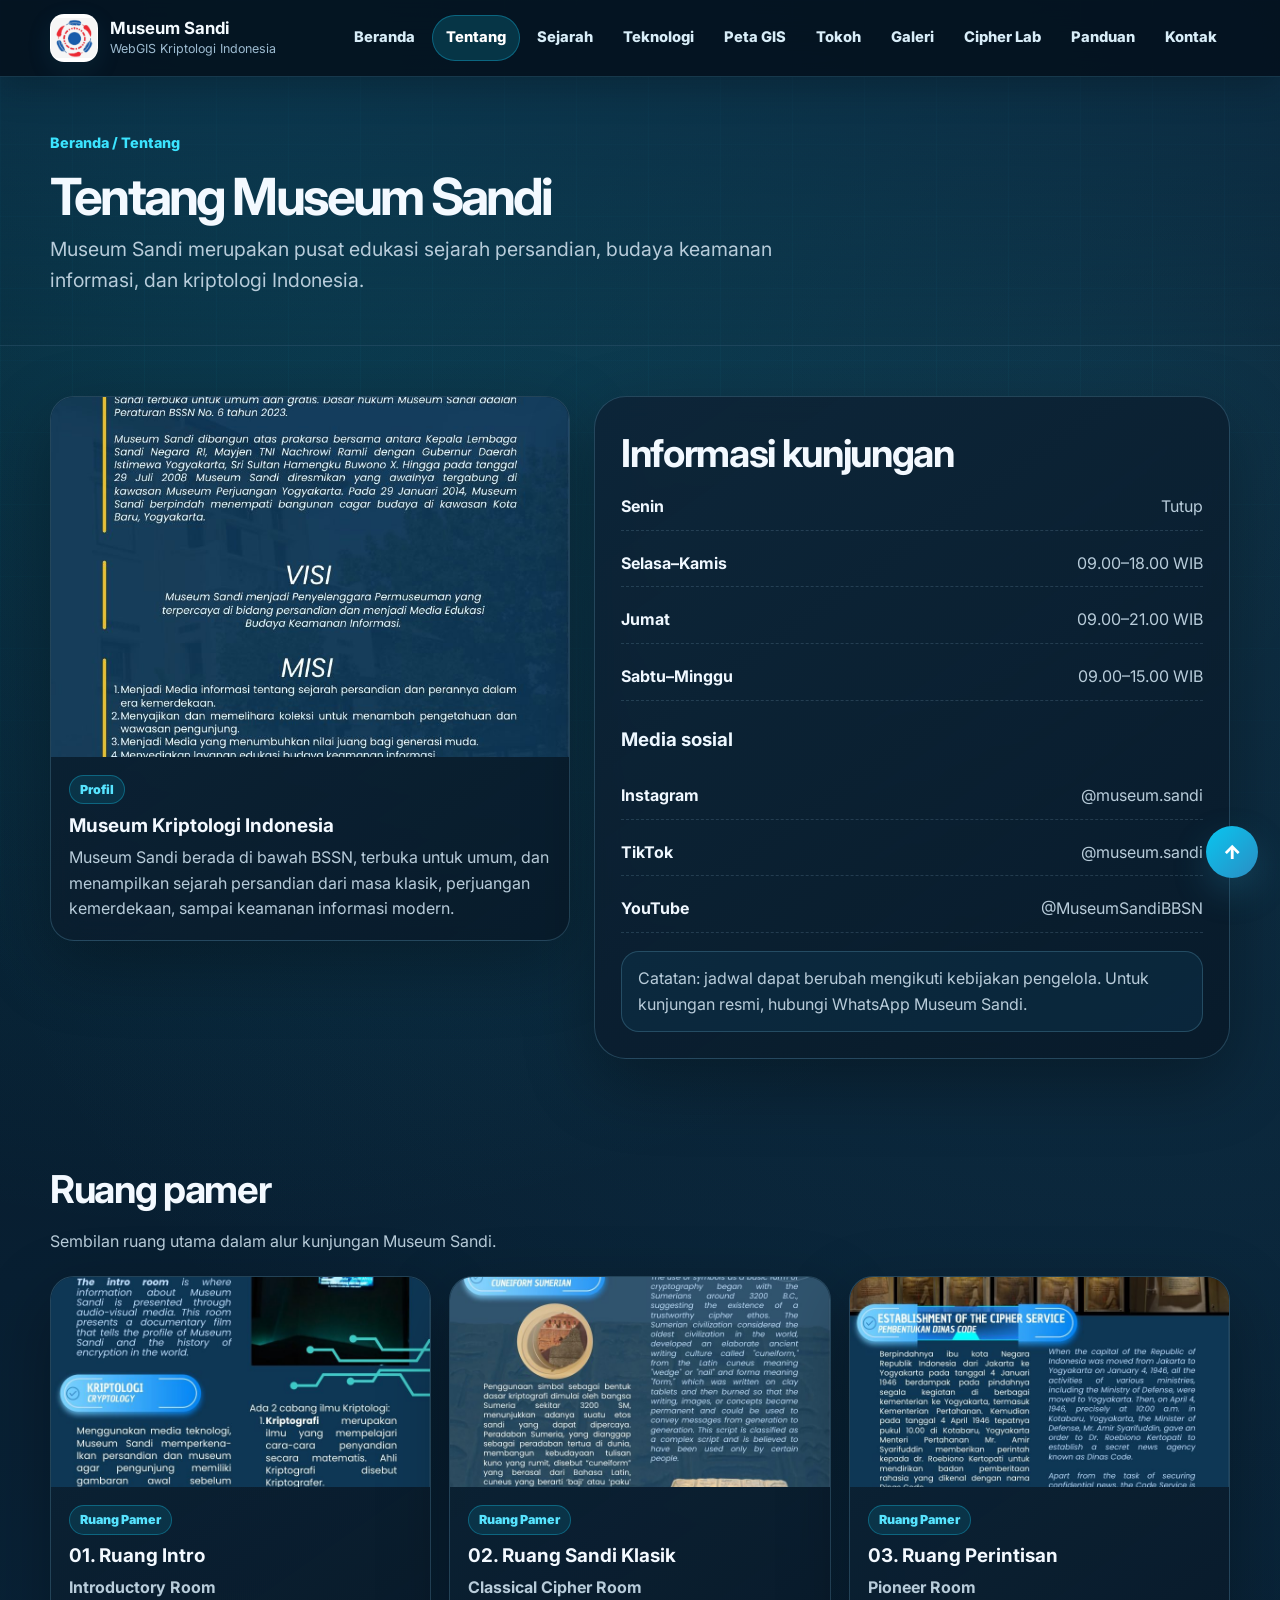
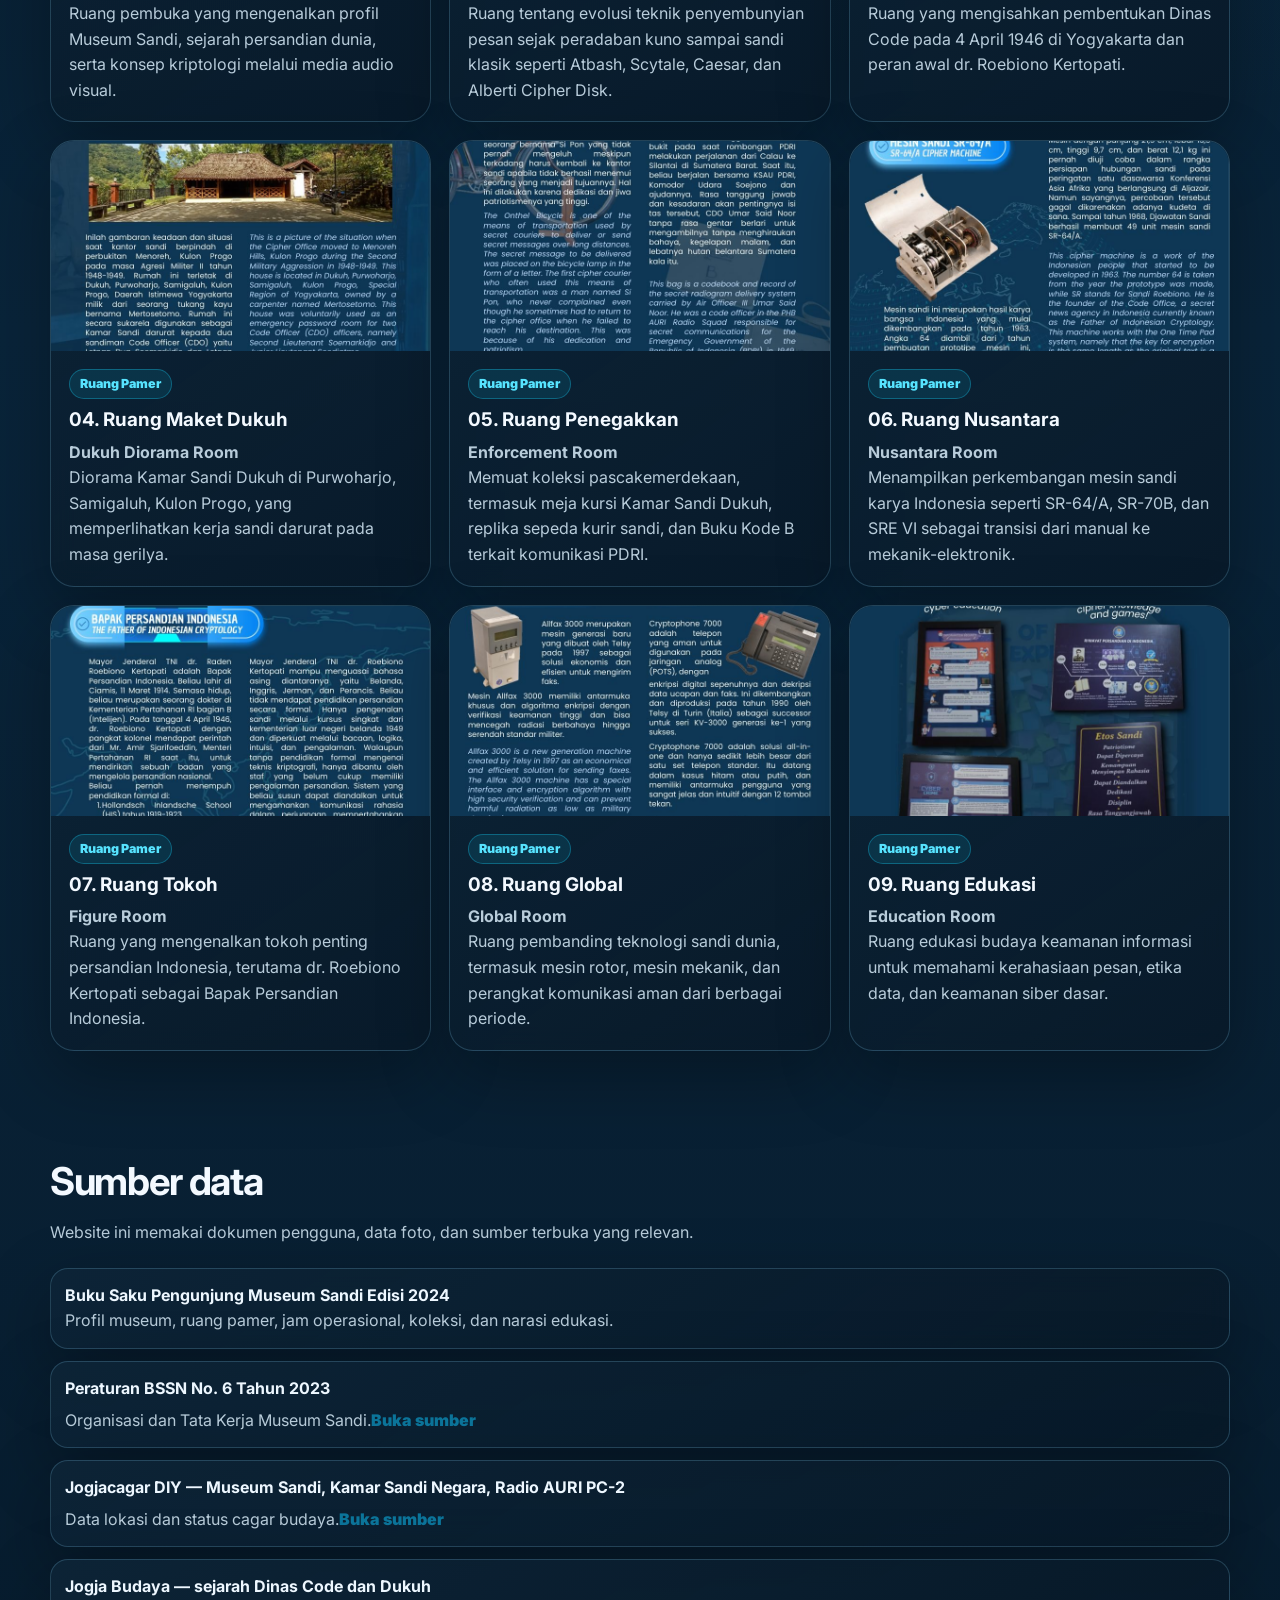
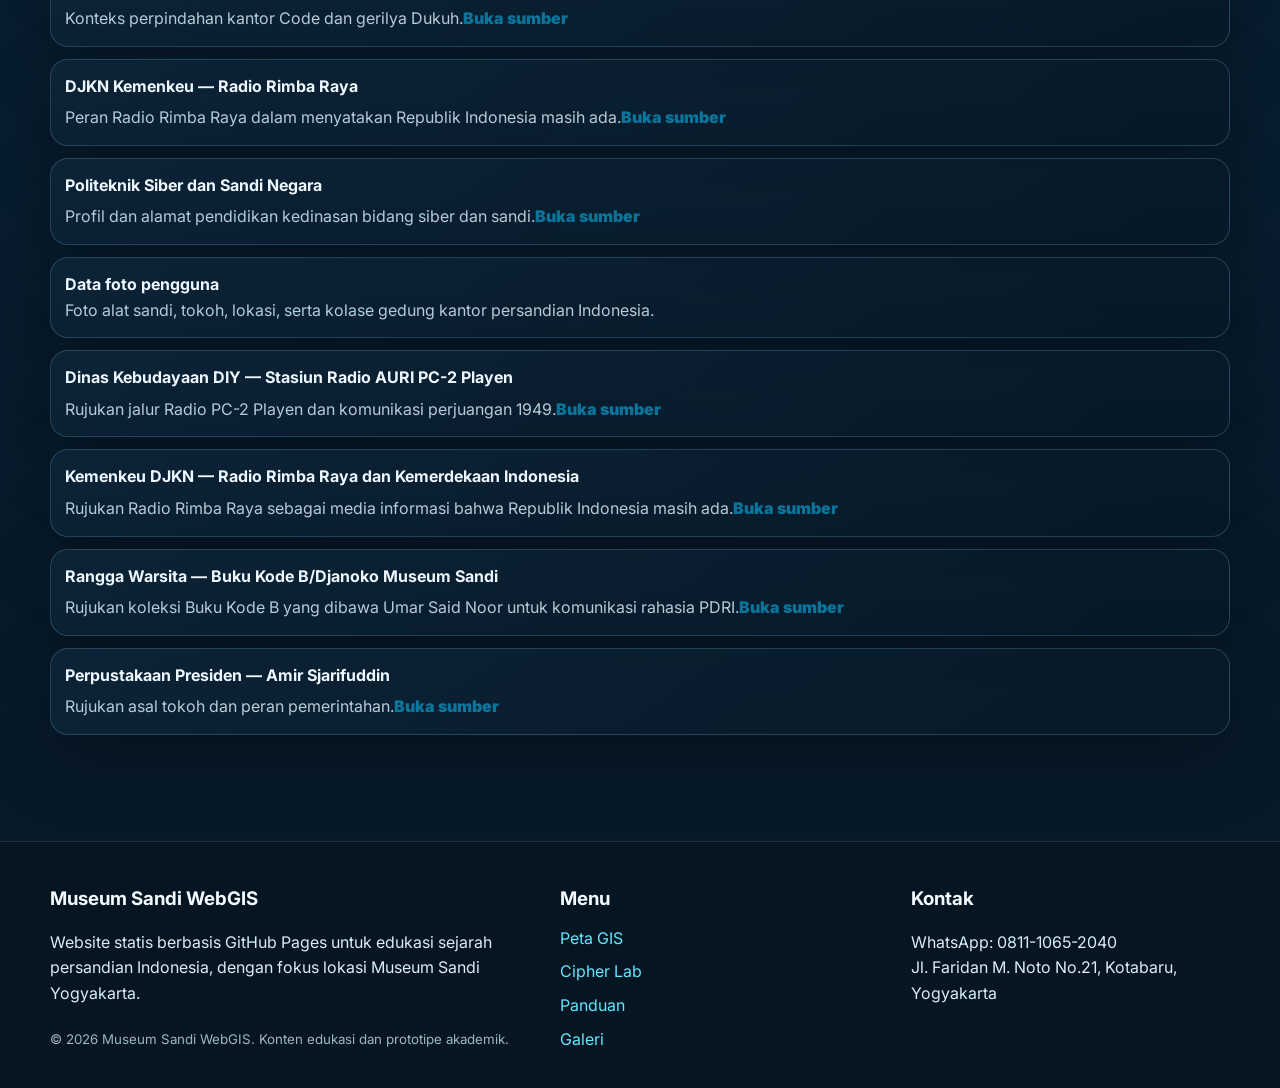
<file: about.html>
<!doctype html>
<html lang="id">
<head>
  <meta charset="utf-8">
  <meta name="viewport" content="width=device-width, initial-scale=1">
  <title>Tentang | Museum Sandi WebGIS</title>
  <meta name="description" content="WebGIS Museum Sandi Yogyakarta: peta sejarah persandian Indonesia, koleksi kriptologi, tokoh, galeri, virtual tour, dan Cipher Lab.">
  <link rel="preconnect" href="https://fonts.googleapis.com">
  <link rel="preconnect" href="https://fonts.gstatic.com" crossorigin>
  <link href="https://fonts.googleapis.com/css2?family=Inter:wght@400;600;700;800;900&display=swap" rel="stylesheet">
  <link rel="stylesheet" href="assets/css/style.css">
  
</head>
<body data-page="about">
  <header class="topbar">
    <div class="container nav-wrap">
      <a class="brand" href="index.html" aria-label="Museum Sandi">
        <img src="assets/img/logo.png" alt="Logo Museum Sandi">
        <span><strong>Museum Sandi</strong><span>WebGIS Kriptologi Indonesia</span></span>
      </a>
      <button class="mobile-toggle" type="button">Menu</button>
      <nav class="nav" aria-label="Navigasi utama"><a href="index.html">Beranda</a><a href="about.html">Tentang</a><a href="history.html">Sejarah</a><a href="technology.html">Teknologi</a><a href="map.html">Peta GIS</a><a href="figures.html">Tokoh</a><a href="gallery.html">Galeri</a><a href="cipher.html">Cipher Lab</a><a href="guide.html">Panduan</a><a href="contact.html">Kontak</a></nav>
    </div>
  </header>
  <main>
<section class="page-hero"><div class="container"><div class="breadcrumbs">Beranda / Tentang</div><h1>Tentang Museum Sandi</h1><p class="lead">Museum Sandi merupakan pusat edukasi sejarah persandian, budaya keamanan informasi, dan kriptologi Indonesia.</p></div></section>
<section class="section"><div class="container split"><div class="card"><img class="card-img" style="height:360px" src="assets/img/pdf/profile.jpg" alt="Profil Museum Sandi"><div class="card-body"><span class="badge">Profil</span><h3>Museum Kriptologi Indonesia</h3><p>Museum Sandi berada di bawah BSSN, terbuka untuk umum, dan menampilkan sejarah persandian dari masa klasik, perjuangan kemerdekaan, sampai keamanan informasi modern.</p></div></div><div class="feature-panel"><h2 class="section-title">Informasi kunjungan</h2><div class="info-list" id="hoursList"></div><h3 style="margin-top:24px">Media sosial</h3><div class="info-list" id="socialList"></div><div class="notice" style="margin-top:18px">Catatan: jadwal dapat berubah mengikuti kebijakan pengelola. Untuk kunjungan resmi, hubungi WhatsApp Museum Sandi.</div></div></div></section>
<section class="section" id="rooms"><div class="container"><div class="section-head"><div><h2 class="section-title">Ruang pamer</h2><p class="section-sub">Sembilan ruang utama dalam alur kunjungan Museum Sandi.</p></div></div><div class="grid cols-3" id="allRooms"></div></div></section>
<section class="section"><div class="container"><div class="section-head"><div><h2 class="section-title">Sumber data</h2><p class="section-sub">Website ini memakai dokumen pengguna, data foto, dan sumber terbuka yang relevan.</p></div></div><div class="source-list" id="sourcesList"></div></div></section>
</main>
  <footer class="footer">
    <div class="container footer-grid">
      <div><h3>Museum Sandi WebGIS</h3><p>Website statis berbasis GitHub Pages untuk edukasi sejarah persandian Indonesia, dengan fokus lokasi Museum Sandi Yogyakarta.</p><small>© 2026 Museum Sandi WebGIS. Konten edukasi dan prototipe akademik.</small></div>
      <div><h3>Menu</h3><a href="map.html">Peta GIS</a><a href="cipher.html">Cipher Lab</a><a href="guide.html">Panduan</a><a href="gallery.html">Galeri</a></div>
      <div><h3>Kontak</h3><p>WhatsApp: 0811-1065-2040<br>Jl. Faridan M. Noto No.21, Kotabaru, Yogyakarta</p></div>
    </div>
  </footer>
  <button class="float-top" title="Kembali ke atas">↑</button>
  <script src="assets/js/data.js"></script>
  <script src="assets/js/app.js"></script>
  <script src="assets/js/about.js"></script>
</body>
</html>
</file>
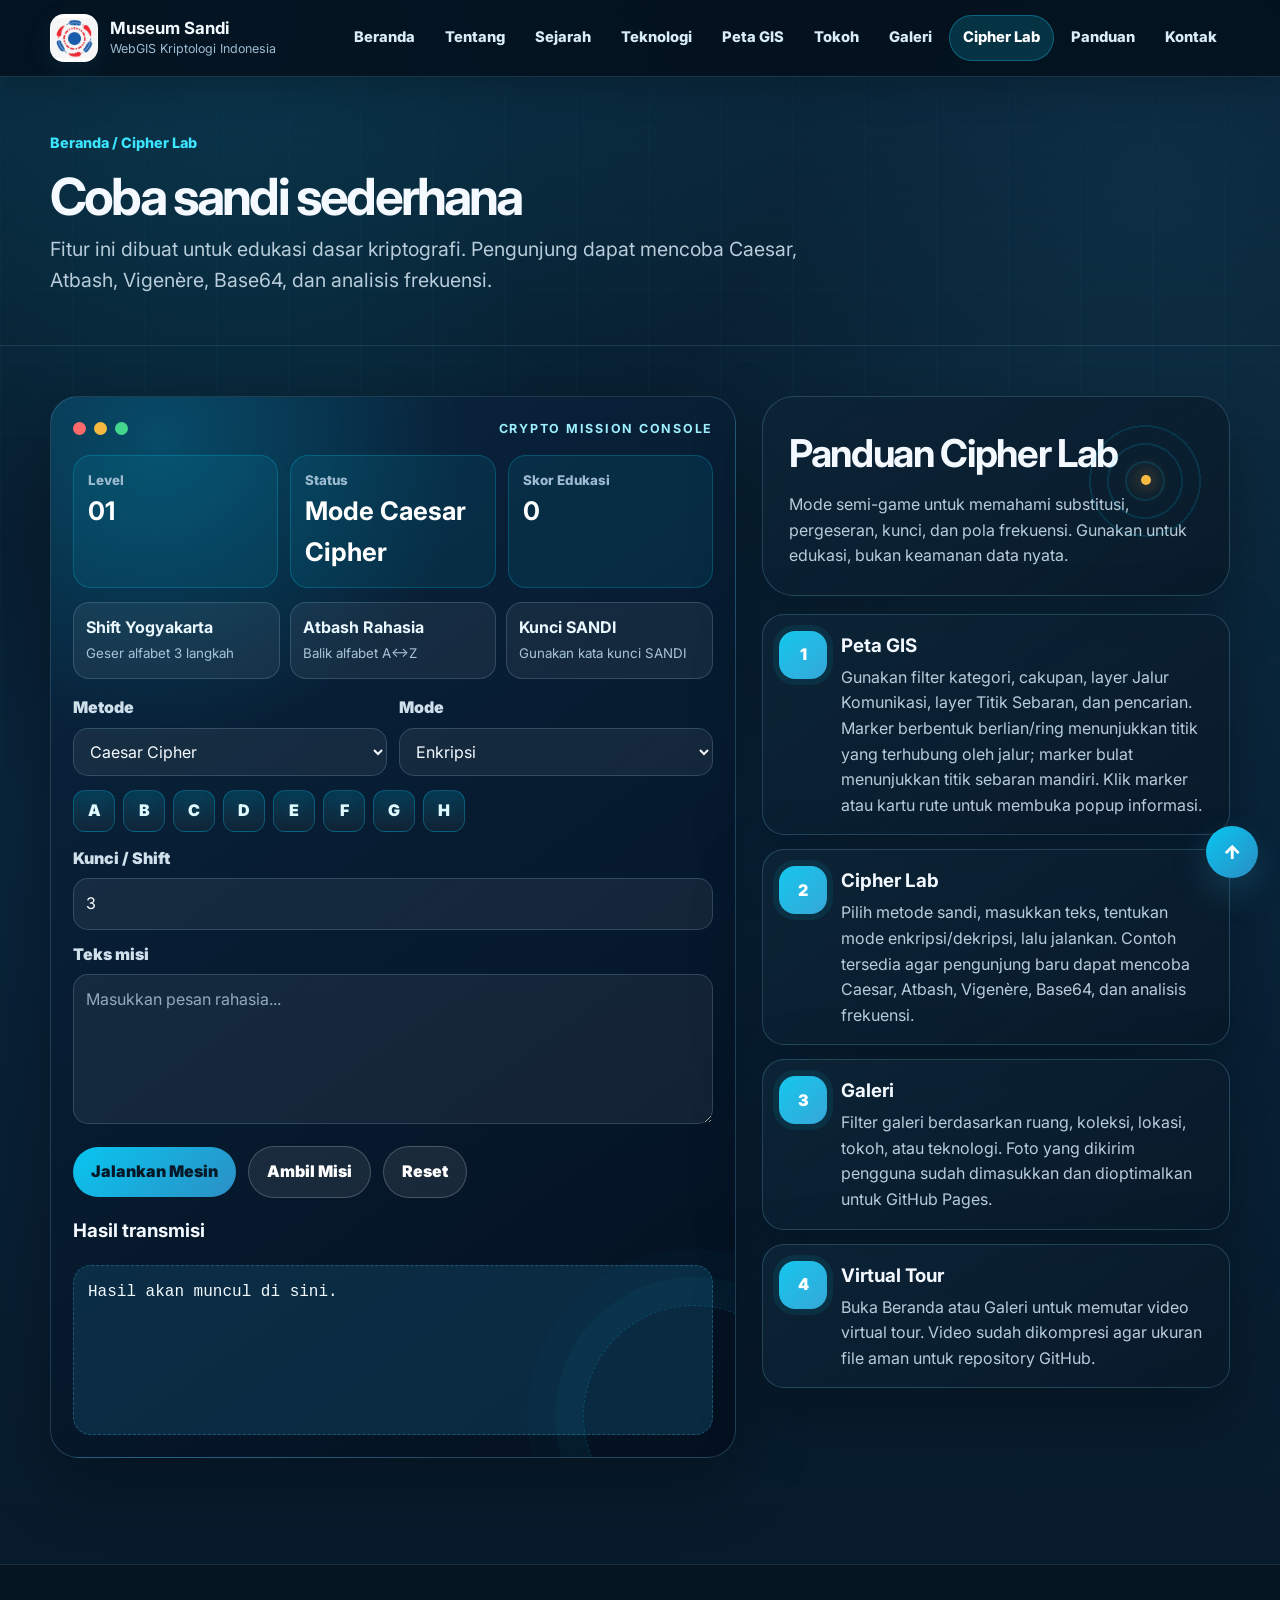
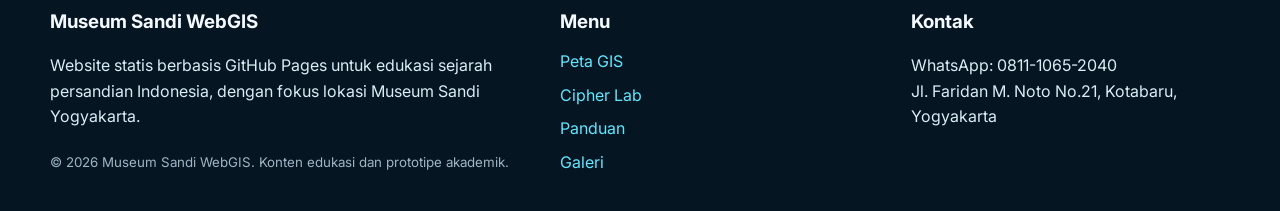
<file: cipher.html>
<!doctype html>
<html lang="id">
<head>
  <meta charset="utf-8">
  <meta name="viewport" content="width=device-width, initial-scale=1">
  <title>Cipher Lab | Museum Sandi WebGIS</title>
  <meta name="description" content="WebGIS Museum Sandi Yogyakarta: peta sejarah persandian Indonesia, koleksi kriptologi, tokoh, galeri, virtual tour, dan Cipher Lab.">
  <link rel="preconnect" href="https://fonts.googleapis.com">
  <link rel="preconnect" href="https://fonts.gstatic.com" crossorigin>
  <link href="https://fonts.googleapis.com/css2?family=Inter:wght@400;600;700;800;900&display=swap" rel="stylesheet">
  <link rel="stylesheet" href="assets/css/style.css">
  
</head>
<body data-page="cipher">
  <header class="topbar">
    <div class="container nav-wrap">
      <a class="brand" href="index.html" aria-label="Museum Sandi">
        <img src="assets/img/logo.png" alt="Logo Museum Sandi">
        <span><strong>Museum Sandi</strong><span>WebGIS Kriptologi Indonesia</span></span>
      </a>
      <button class="mobile-toggle" type="button">Menu</button>
      <nav class="nav" aria-label="Navigasi utama"><a href="index.html">Beranda</a><a href="about.html">Tentang</a><a href="history.html">Sejarah</a><a href="technology.html">Teknologi</a><a href="map.html">Peta GIS</a><a href="figures.html">Tokoh</a><a href="gallery.html">Galeri</a><a href="cipher.html">Cipher Lab</a><a href="guide.html">Panduan</a><a href="contact.html">Kontak</a></nav>
    </div>
  </header>
  <main>
<section class="page-hero"><div class="container"><div class="breadcrumbs">Beranda / Cipher Lab</div><h1>Coba sandi sederhana</h1><p class="lead">Fitur ini dibuat untuk edukasi dasar kriptografi. Pengunjung dapat mencoba Caesar, Atbash, Vigenère, Base64, dan analisis frekuensi.</p></div></section>
<section class="section cipher-game-section"><div class="container cipher-game-layout">
  <div class="cipher-console tool-card">
    <div class="console-top"><span></span><span></span><span></span><b>Crypto Mission Console</b></div>
    <div class="mission-board">
      <div><small>Level</small><strong id="cipherLevel">01</strong></div>
      <div><small>Status</small><strong id="cipherStatus">Siap</strong></div>
      <div><small>Skor Edukasi</small><strong id="cipherScore">0</strong></div>
    </div>
    <div class="challenge-strip" id="challengeStrip"></div>
    <div class="form-grid">
      <div class="field"><label>Metode</label><select id="cipherMethod"><option value="caesar">Caesar Cipher</option><option value="atbash">Atbash</option><option value="vigenere">Vigenère</option><option value="base64">Base64</option><option value="frequency">Analisis Frekuensi</option></select></div>
      <div class="field"><label>Mode</label><select id="cipherMode"><option value="encrypt">Enkripsi</option><option value="decrypt">Dekripsi</option></select></div>
    </div>
    <div class="rotor-row" aria-hidden="true"><span>A</span><span>B</span><span>C</span><span>D</span><span>E</span><span>F</span><span>G</span><span>H</span></div>
    <div class="field" style="margin-top:12px"><label>Kunci / Shift</label><input id="cipherKey" value="3" placeholder="Contoh Caesar: 3, Vigenère: SANDI"></div>
    <div class="field" style="margin-top:12px"><label>Teks misi</label><textarea id="cipherInput" placeholder="Masukkan pesan rahasia..."></textarea></div>
    <div class="actions" style="margin-top:14px"><button class="btn primary" id="runCipher" type="button">Jalankan Mesin</button><button class="btn ghost" id="exampleCipher" type="button">Ambil Misi</button><button class="btn ghost" id="clearCipher" type="button">Reset</button></div>
    <h3>Hasil transmisi</h3><div class="output mono cipher-output" id="cipherOutput">Hasil akan muncul di sini.</div>
  </div>
  <aside class="cipher-side">
    <div class="feature-panel cipher-radar"><h2 class="section-title">Panduan Cipher Lab</h2><p class="section-sub">Mode semi-game untuk memahami substitusi, pergeseran, kunci, dan pola frekuensi. Gunakan untuk edukasi, bukan keamanan data nyata.</p><div class="radar-dot"></div></div>
    <div class="guide-list" id="cipherGuide" style="margin-top:18px"></div>
  </aside>
</div></section>
</main>
  <footer class="footer">
    <div class="container footer-grid">
      <div><h3>Museum Sandi WebGIS</h3><p>Website statis berbasis GitHub Pages untuk edukasi sejarah persandian Indonesia, dengan fokus lokasi Museum Sandi Yogyakarta.</p><small>© 2026 Museum Sandi WebGIS. Konten edukasi dan prototipe akademik.</small></div>
      <div><h3>Menu</h3><a href="map.html">Peta GIS</a><a href="cipher.html">Cipher Lab</a><a href="guide.html">Panduan</a><a href="gallery.html">Galeri</a></div>
      <div><h3>Kontak</h3><p>WhatsApp: 0811-1065-2040<br>Jl. Faridan M. Noto No.21, Kotabaru, Yogyakarta</p></div>
    </div>
  </footer>
  <button class="float-top" title="Kembali ke atas">↑</button>
  <script src="assets/js/data.js"></script>
  <script src="assets/js/app.js"></script>
  <script src="assets/js/cipher.js"></script>
</body>
</html>
</file>
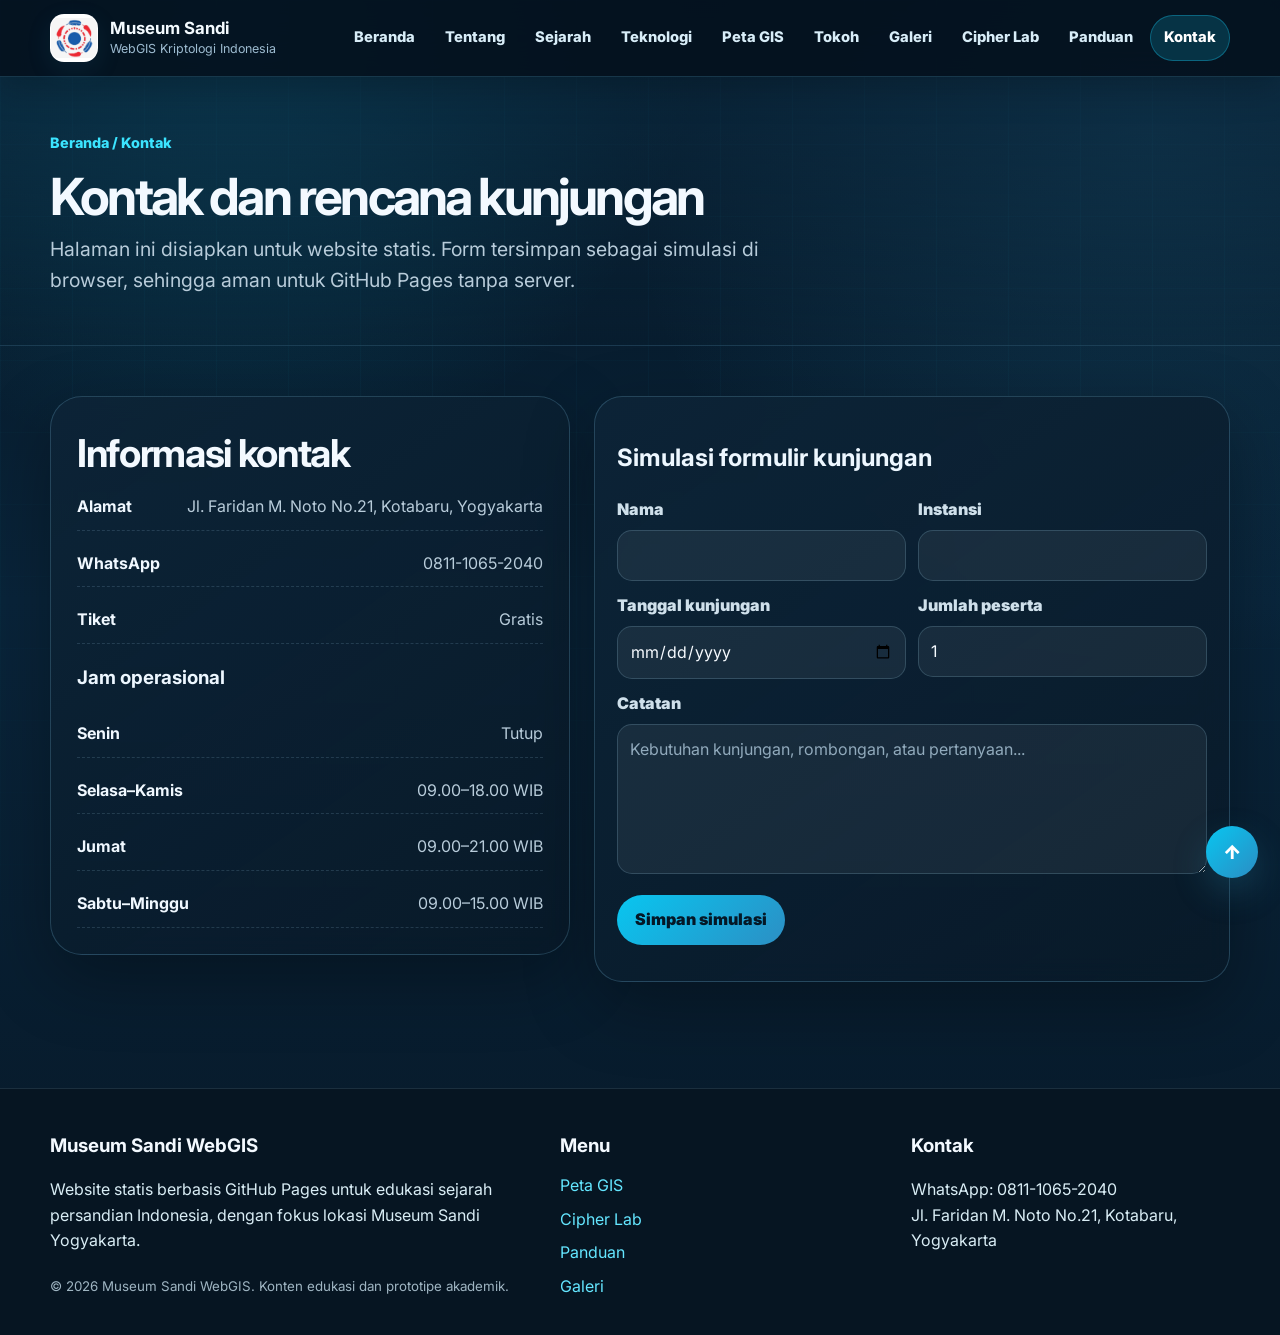
<file: contact.html>
<!doctype html>
<html lang="id">
<head>
  <meta charset="utf-8">
  <meta name="viewport" content="width=device-width, initial-scale=1">
  <title>Kontak | Museum Sandi WebGIS</title>
  <meta name="description" content="WebGIS Museum Sandi Yogyakarta: peta sejarah persandian Indonesia, koleksi kriptologi, tokoh, galeri, virtual tour, dan Cipher Lab.">
  <link rel="preconnect" href="https://fonts.googleapis.com">
  <link rel="preconnect" href="https://fonts.gstatic.com" crossorigin>
  <link href="https://fonts.googleapis.com/css2?family=Inter:wght@400;600;700;800;900&display=swap" rel="stylesheet">
  <link rel="stylesheet" href="assets/css/style.css">
  
</head>
<body data-page="contact">
  <header class="topbar">
    <div class="container nav-wrap">
      <a class="brand" href="index.html" aria-label="Museum Sandi">
        <img src="assets/img/logo.png" alt="Logo Museum Sandi">
        <span><strong>Museum Sandi</strong><span>WebGIS Kriptologi Indonesia</span></span>
      </a>
      <button class="mobile-toggle" type="button">Menu</button>
      <nav class="nav" aria-label="Navigasi utama"><a href="index.html">Beranda</a><a href="about.html">Tentang</a><a href="history.html">Sejarah</a><a href="technology.html">Teknologi</a><a href="map.html">Peta GIS</a><a href="figures.html">Tokoh</a><a href="gallery.html">Galeri</a><a href="cipher.html">Cipher Lab</a><a href="guide.html">Panduan</a><a href="contact.html">Kontak</a></nav>
    </div>
  </header>
  <main>
<section class="page-hero"><div class="container"><div class="breadcrumbs">Beranda / Kontak</div><h1>Kontak dan rencana kunjungan</h1><p class="lead">Halaman ini disiapkan untuk website statis. Form tersimpan sebagai simulasi di browser, sehingga aman untuk GitHub Pages tanpa server.</p></div></section>
<section class="section"><div class="container split"><div class="feature-panel"><h2 class="section-title">Informasi kontak</h2><div class="info-list"><div class="info-row"><b>Alamat</b><span>Jl. Faridan M. Noto No.21, Kotabaru, Yogyakarta</span></div><div class="info-row"><b>WhatsApp</b><span>0811-1065-2040</span></div><div class="info-row"><b>Tiket</b><span>Gratis</span></div></div><h3>Jam operasional</h3><div id="contactHours" class="info-list"></div></div><form class="tool-card" id="visitForm"><h2>Simulasi formulir kunjungan</h2><div class="form-grid"><div class="field"><label>Nama</label><input name="nama" required></div><div class="field"><label>Instansi</label><input name="instansi"></div><div class="field"><label>Tanggal kunjungan</label><input type="date" name="tanggal" required></div><div class="field"><label>Jumlah peserta</label><input type="number" name="peserta" min="1" value="1"></div></div><div class="field" style="margin-top:12px"><label>Catatan</label><textarea name="catatan" placeholder="Kebutuhan kunjungan, rombongan, atau pertanyaan..."></textarea></div><button class="btn primary" type="submit" style="margin-top:14px">Simpan simulasi</button><div id="visitResult" style="margin-top:14px"></div></form></div></section>
</main>
  <footer class="footer">
    <div class="container footer-grid">
      <div><h3>Museum Sandi WebGIS</h3><p>Website statis berbasis GitHub Pages untuk edukasi sejarah persandian Indonesia, dengan fokus lokasi Museum Sandi Yogyakarta.</p><small>© 2026 Museum Sandi WebGIS. Konten edukasi dan prototipe akademik.</small></div>
      <div><h3>Menu</h3><a href="map.html">Peta GIS</a><a href="cipher.html">Cipher Lab</a><a href="guide.html">Panduan</a><a href="gallery.html">Galeri</a></div>
      <div><h3>Kontak</h3><p>WhatsApp: 0811-1065-2040<br>Jl. Faridan M. Noto No.21, Kotabaru, Yogyakarta</p></div>
    </div>
  </footer>
  <button class="float-top" title="Kembali ke atas">↑</button>
  <script src="assets/js/data.js"></script>
  <script src="assets/js/app.js"></script>
  <script src="assets/js/contact.js"></script>
</body>
</html>
</file>
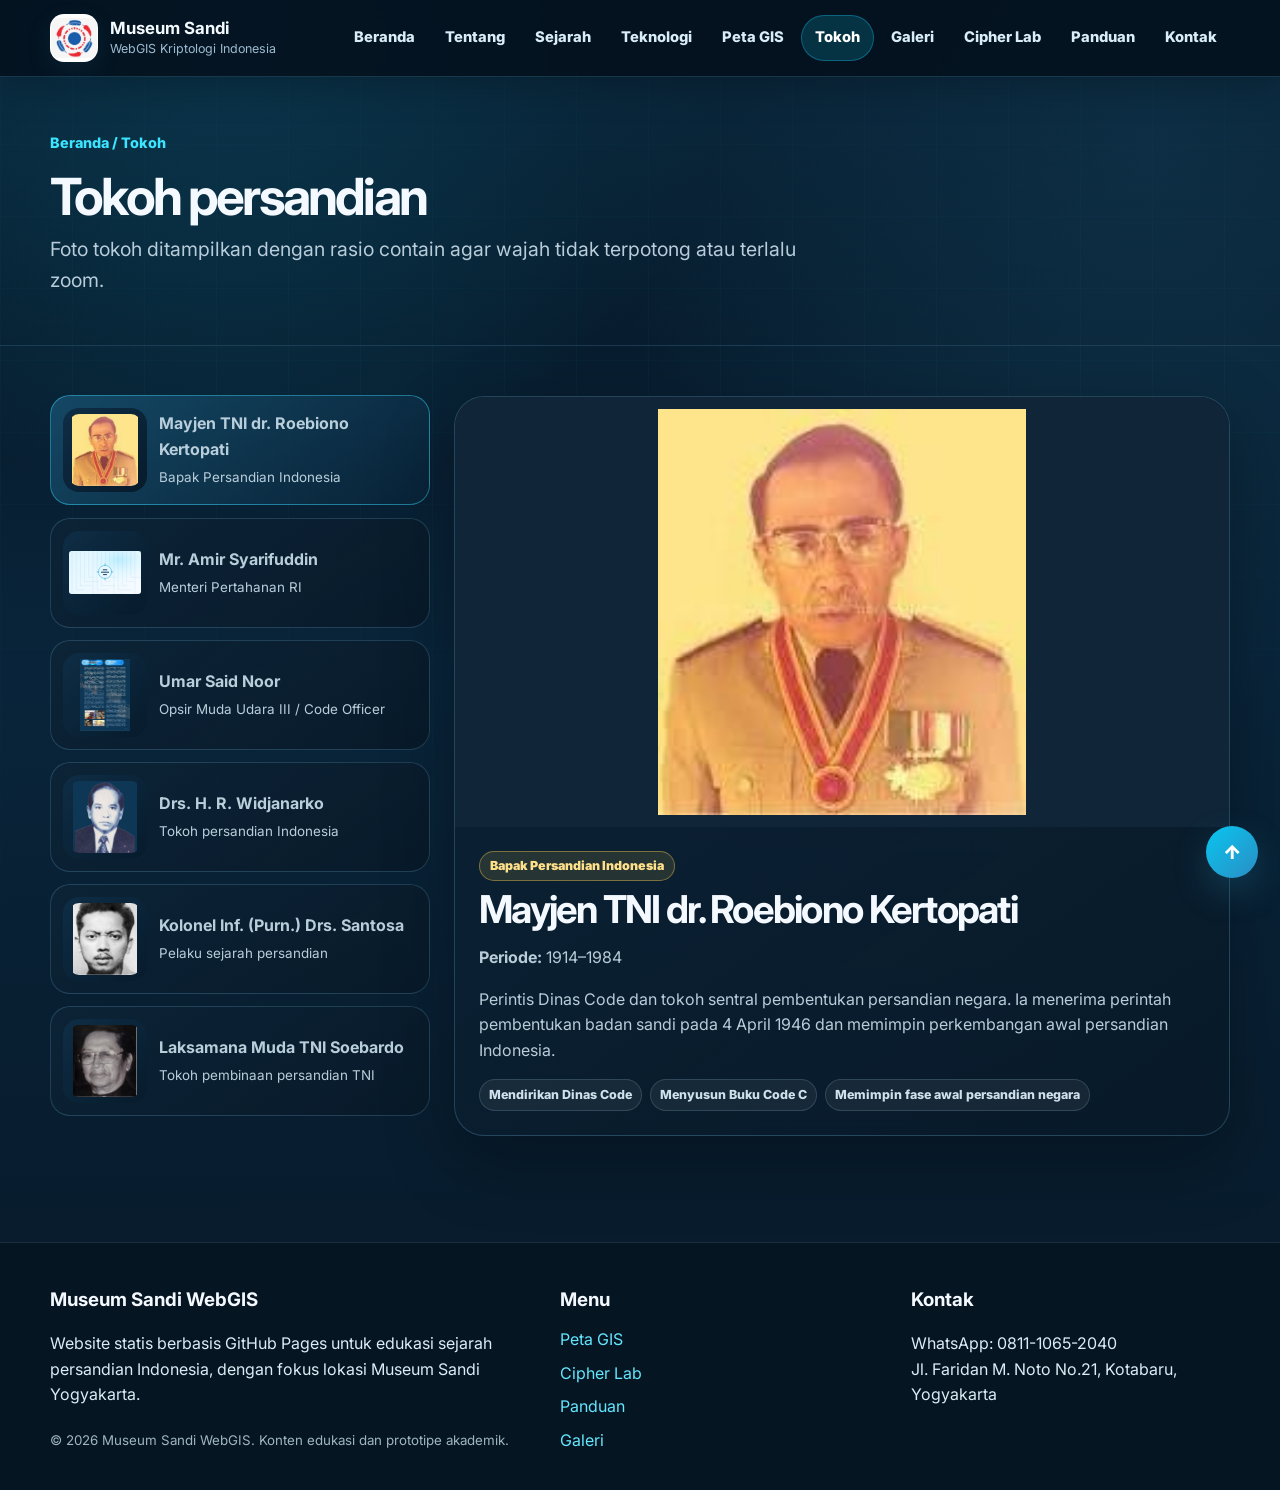
<file: figures.html>
<!doctype html>
<html lang="id">
<head>
  <meta charset="utf-8">
  <meta name="viewport" content="width=device-width, initial-scale=1">
  <title>Tokoh | Museum Sandi WebGIS</title>
  <meta name="description" content="WebGIS Museum Sandi Yogyakarta: peta sejarah persandian Indonesia, koleksi kriptologi, tokoh, galeri, virtual tour, dan Cipher Lab.">
  <link rel="preconnect" href="https://fonts.googleapis.com">
  <link rel="preconnect" href="https://fonts.gstatic.com" crossorigin>
  <link href="https://fonts.googleapis.com/css2?family=Inter:wght@400;600;700;800;900&display=swap" rel="stylesheet">
  <link rel="stylesheet" href="assets/css/style.css">
  
</head>
<body data-page="figures">
  <header class="topbar">
    <div class="container nav-wrap">
      <a class="brand" href="index.html" aria-label="Museum Sandi">
        <img src="assets/img/logo.png" alt="Logo Museum Sandi">
        <span><strong>Museum Sandi</strong><span>WebGIS Kriptologi Indonesia</span></span>
      </a>
      <button class="mobile-toggle" type="button">Menu</button>
      <nav class="nav" aria-label="Navigasi utama"><a href="index.html">Beranda</a><a href="about.html">Tentang</a><a href="history.html">Sejarah</a><a href="technology.html">Teknologi</a><a href="map.html">Peta GIS</a><a href="figures.html">Tokoh</a><a href="gallery.html">Galeri</a><a href="cipher.html">Cipher Lab</a><a href="guide.html">Panduan</a><a href="contact.html">Kontak</a></nav>
    </div>
  </header>
  <main>
<section class="page-hero"><div class="container"><div class="breadcrumbs">Beranda / Tokoh</div><h1>Tokoh persandian</h1><p class="lead">Foto tokoh ditampilkan dengan rasio contain agar wajah tidak terpotong atau terlalu zoom.</p></div></section>
<section class="section"><div class="container selector-layout"><div class="selector-list figure-grid" id="figureList"></div><article class="detail-panel figure-detail" id="figureDetail"></article></div></section>
</main>
  <footer class="footer">
    <div class="container footer-grid">
      <div><h3>Museum Sandi WebGIS</h3><p>Website statis berbasis GitHub Pages untuk edukasi sejarah persandian Indonesia, dengan fokus lokasi Museum Sandi Yogyakarta.</p><small>© 2026 Museum Sandi WebGIS. Konten edukasi dan prototipe akademik.</small></div>
      <div><h3>Menu</h3><a href="map.html">Peta GIS</a><a href="cipher.html">Cipher Lab</a><a href="guide.html">Panduan</a><a href="gallery.html">Galeri</a></div>
      <div><h3>Kontak</h3><p>WhatsApp: 0811-1065-2040<br>Jl. Faridan M. Noto No.21, Kotabaru, Yogyakarta</p></div>
    </div>
  </footer>
  <button class="float-top" title="Kembali ke atas">↑</button>
  <script src="assets/js/data.js"></script>
  <script src="assets/js/app.js"></script>
  <script src="assets/js/selector.js"></script><script src="assets/js/figures.js"></script>
</body>
</html>
</file>
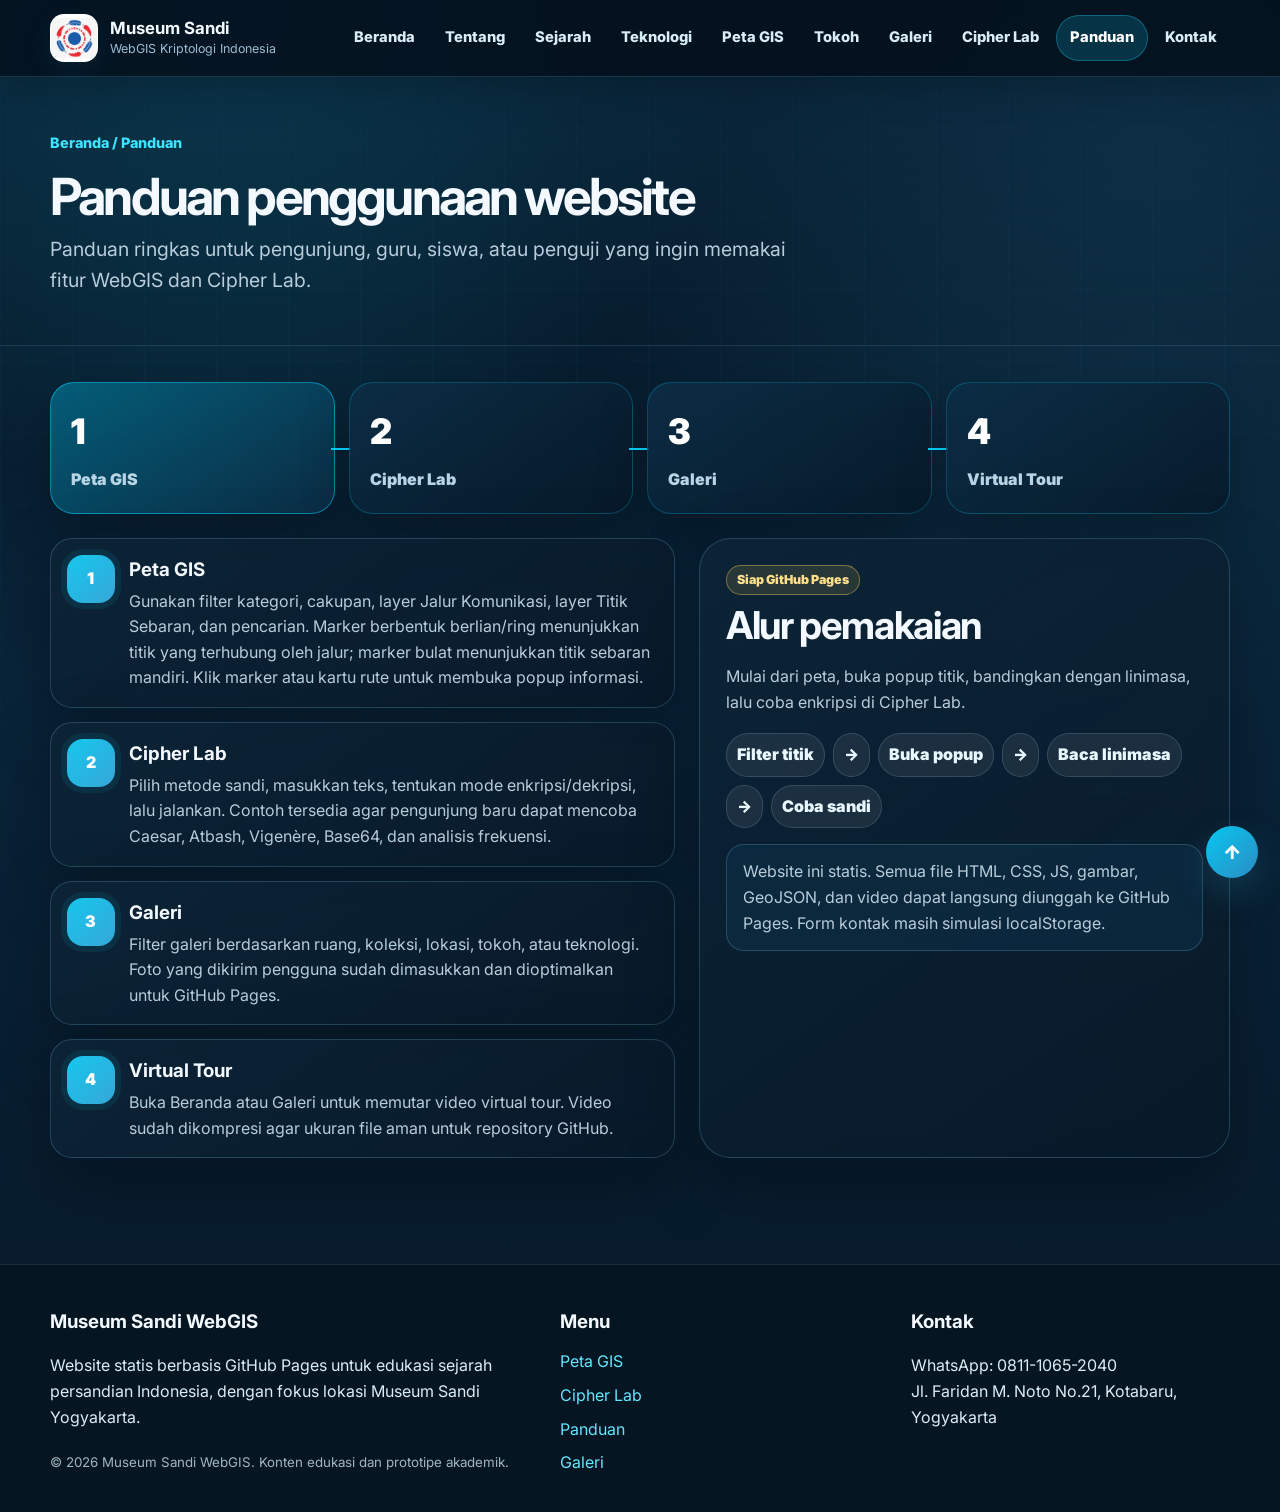
<file: guide.html>
<!doctype html>
<html lang="id">
<head>
  <meta charset="utf-8">
  <meta name="viewport" content="width=device-width, initial-scale=1">
  <title>Panduan | Museum Sandi WebGIS</title>
  <meta name="description" content="WebGIS Museum Sandi Yogyakarta: peta sejarah persandian Indonesia, koleksi kriptologi, tokoh, galeri, virtual tour, dan Cipher Lab.">
  <link rel="preconnect" href="https://fonts.googleapis.com">
  <link rel="preconnect" href="https://fonts.gstatic.com" crossorigin>
  <link href="https://fonts.googleapis.com/css2?family=Inter:wght@400;600;700;800;900&display=swap" rel="stylesheet">
  <link rel="stylesheet" href="assets/css/style.css">
  
</head>
<body data-page="guide">
  <header class="topbar">
    <div class="container nav-wrap">
      <a class="brand" href="index.html" aria-label="Museum Sandi">
        <img src="assets/img/logo.png" alt="Logo Museum Sandi">
        <span><strong>Museum Sandi</strong><span>WebGIS Kriptologi Indonesia</span></span>
      </a>
      <button class="mobile-toggle" type="button">Menu</button>
      <nav class="nav" aria-label="Navigasi utama"><a href="index.html">Beranda</a><a href="about.html">Tentang</a><a href="history.html">Sejarah</a><a href="technology.html">Teknologi</a><a href="map.html">Peta GIS</a><a href="figures.html">Tokoh</a><a href="gallery.html">Galeri</a><a href="cipher.html">Cipher Lab</a><a href="guide.html">Panduan</a><a href="contact.html">Kontak</a></nav>
    </div>
  </header>
  <main>
<section class="page-hero"><div class="container"><div class="breadcrumbs">Beranda / Panduan</div><h1>Panduan penggunaan website</h1><p class="lead">Panduan ringkas untuk pengunjung, guru, siswa, atau penguji yang ingin memakai fitur WebGIS dan Cipher Lab.</p></div></section>
<section class="section guide-hero-cards"><div class="container">
  <div class="guide-map">
    <div class="guide-node active" data-target="gis">1<span>Peta GIS</span></div>
    <div class="guide-node" data-target="cipher">2<span>Cipher Lab</span></div>
    <div class="guide-node" data-target="gallery">3<span>Galeri</span></div>
    <div class="guide-node" data-target="tour">4<span>Virtual Tour</span></div>
  </div>
  <div class="guide-detail-grid"><div class="guide-list guide-full" id="guideFull"></div><div class="feature-panel github-panel"><span class="badge gold">Siap GitHub Pages</span><h2 class="section-title">Alur pemakaian</h2><p class="section-sub">Mulai dari peta, buka popup titik, bandingkan dengan linimasa, lalu coba enkripsi di Cipher Lab.</p><div class="flow-mini"><span>Filter titik</span><span>→</span><span>Buka popup</span><span>→</span><span>Baca linimasa</span><span>→</span><span>Coba sandi</span></div><div class="notice" style="margin-top:16px">Website ini statis. Semua file HTML, CSS, JS, gambar, GeoJSON, dan video dapat langsung diunggah ke GitHub Pages. Form kontak masih simulasi localStorage.</div></div></div>
</div></section>
</main>
  <footer class="footer">
    <div class="container footer-grid">
      <div><h3>Museum Sandi WebGIS</h3><p>Website statis berbasis GitHub Pages untuk edukasi sejarah persandian Indonesia, dengan fokus lokasi Museum Sandi Yogyakarta.</p><small>© 2026 Museum Sandi WebGIS. Konten edukasi dan prototipe akademik.</small></div>
      <div><h3>Menu</h3><a href="map.html">Peta GIS</a><a href="cipher.html">Cipher Lab</a><a href="guide.html">Panduan</a><a href="gallery.html">Galeri</a></div>
      <div><h3>Kontak</h3><p>WhatsApp: 0811-1065-2040<br>Jl. Faridan M. Noto No.21, Kotabaru, Yogyakarta</p></div>
    </div>
  </footer>
  <button class="float-top" title="Kembali ke atas">↑</button>
  <script src="assets/js/data.js"></script>
  <script src="assets/js/app.js"></script>
  <script src="assets/js/guide.js"></script>
</body>
</html>
</file>
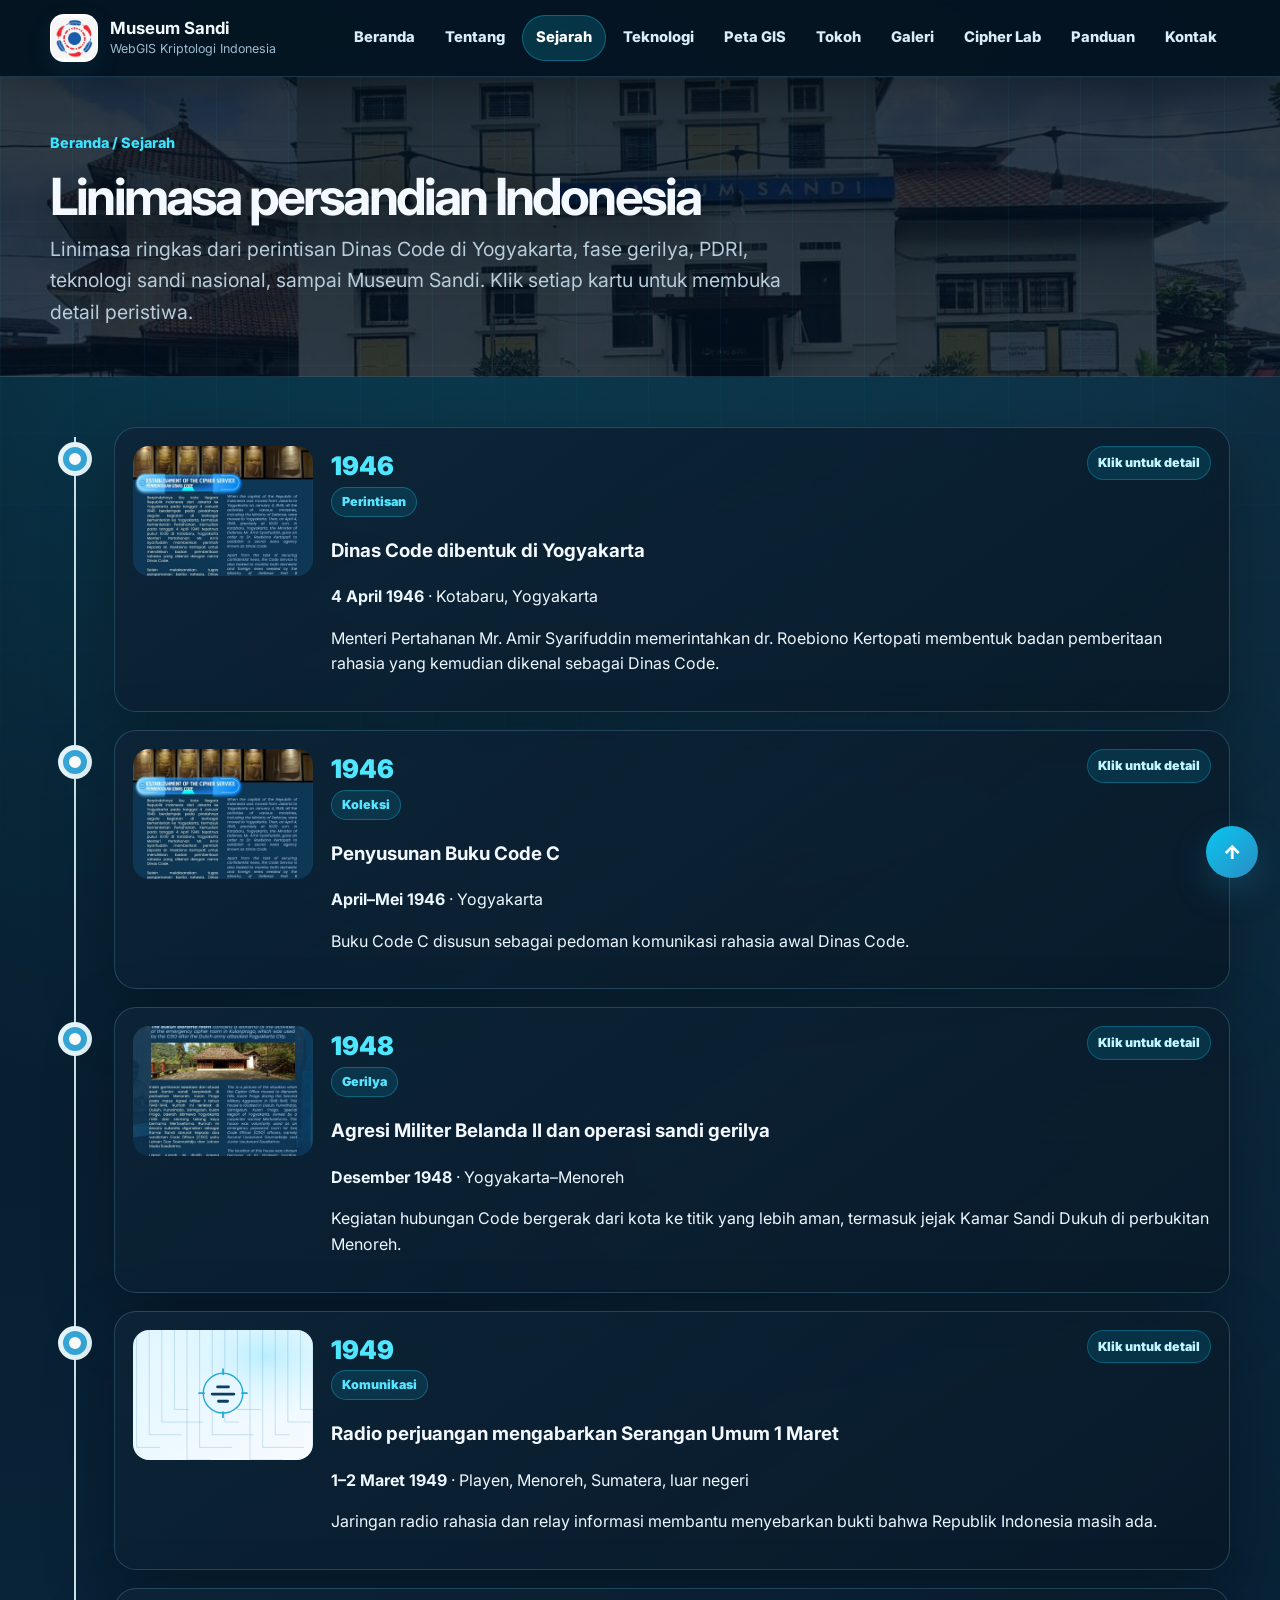
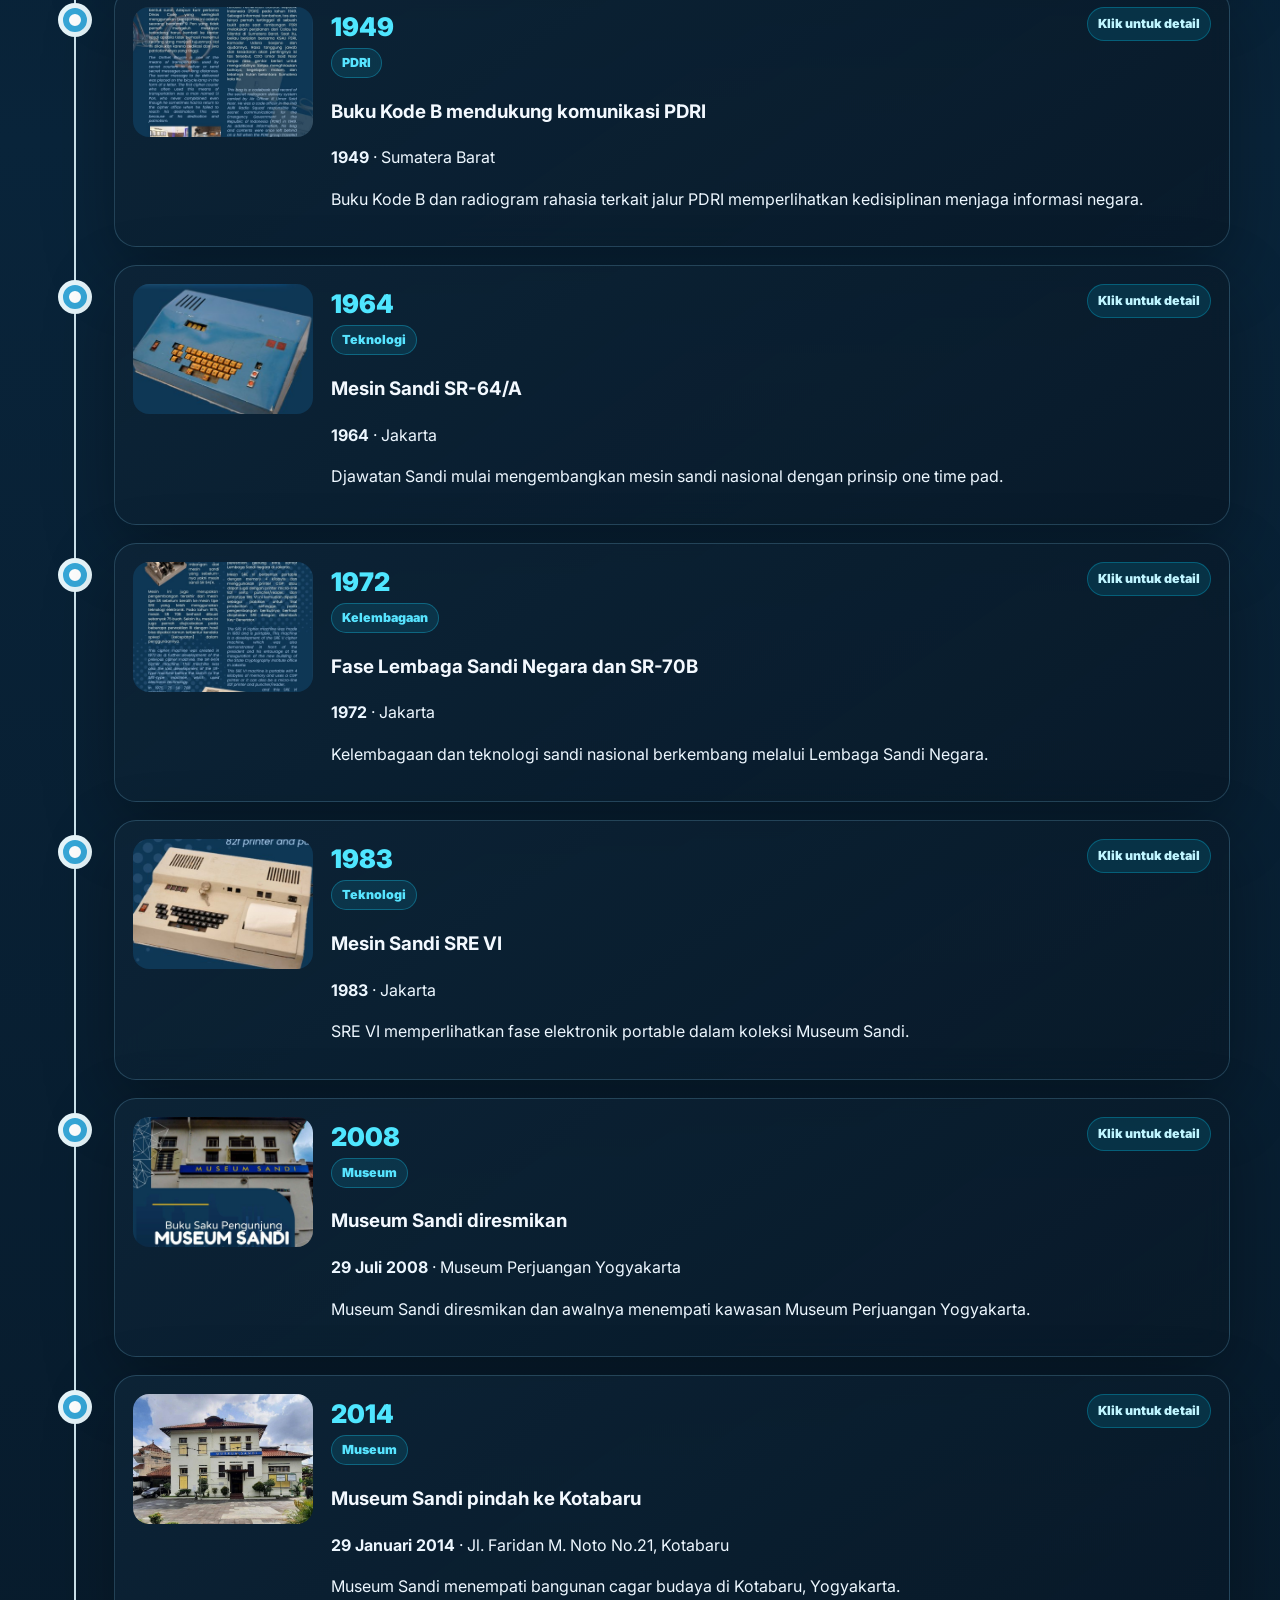
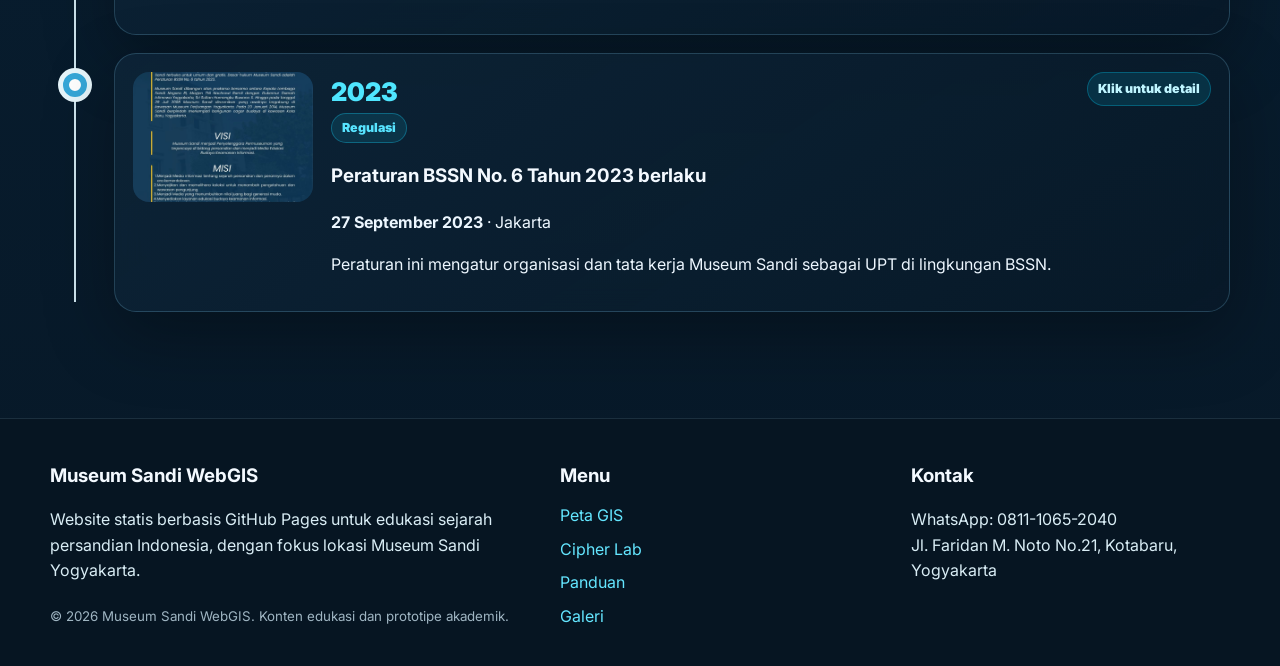
<file: history.html>
<!doctype html>
<html lang="id">
<head>
  <meta charset="utf-8">
  <meta name="viewport" content="width=device-width, initial-scale=1">
  <title>Sejarah | Museum Sandi WebGIS</title>
  <meta name="description" content="WebGIS Museum Sandi Yogyakarta: peta sejarah persandian Indonesia, koleksi kriptologi, tokoh, galeri, virtual tour, dan Cipher Lab.">
  <link rel="preconnect" href="https://fonts.googleapis.com">
  <link rel="preconnect" href="https://fonts.gstatic.com" crossorigin>
  <link href="https://fonts.googleapis.com/css2?family=Inter:wght@400;600;700;800;900&display=swap" rel="stylesheet">
  <link rel="stylesheet" href="assets/css/style.css">
  
</head>
<body data-page="history">
  <header class="topbar">
    <div class="container nav-wrap">
      <a class="brand" href="index.html" aria-label="Museum Sandi">
        <img src="assets/img/logo.png" alt="Logo Museum Sandi">
        <span><strong>Museum Sandi</strong><span>WebGIS Kriptologi Indonesia</span></span>
      </a>
      <button class="mobile-toggle" type="button">Menu</button>
      <nav class="nav" aria-label="Navigasi utama"><a href="index.html">Beranda</a><a href="about.html">Tentang</a><a href="history.html">Sejarah</a><a href="technology.html">Teknologi</a><a href="map.html">Peta GIS</a><a href="figures.html">Tokoh</a><a href="gallery.html">Galeri</a><a href="cipher.html">Cipher Lab</a><a href="guide.html">Panduan</a><a href="contact.html">Kontak</a></nav>
    </div>
  </header>
  <main>
<section class="page-hero history-hero"><div class="container"><div class="breadcrumbs">Beranda / Sejarah</div><h1>Linimasa persandian Indonesia</h1><p class="lead">Linimasa ringkas dari perintisan Dinas Code di Yogyakarta, fase gerilya, PDRI, teknologi sandi nasional, sampai Museum Sandi. Klik setiap kartu untuk membuka detail peristiwa.</p></div></section>
<section class="section"><div class="container"><div class="timeline" id="timelineList"></div></div></section>
</main>
  <footer class="footer">
    <div class="container footer-grid">
      <div><h3>Museum Sandi WebGIS</h3><p>Website statis berbasis GitHub Pages untuk edukasi sejarah persandian Indonesia, dengan fokus lokasi Museum Sandi Yogyakarta.</p><small>© 2026 Museum Sandi WebGIS. Konten edukasi dan prototipe akademik.</small></div>
      <div><h3>Menu</h3><a href="map.html">Peta GIS</a><a href="cipher.html">Cipher Lab</a><a href="guide.html">Panduan</a><a href="gallery.html">Galeri</a></div>
      <div><h3>Kontak</h3><p>WhatsApp: 0811-1065-2040<br>Jl. Faridan M. Noto No.21, Kotabaru, Yogyakarta</p></div>
    </div>
  </footer>
  <button class="float-top" title="Kembali ke atas">↑</button>
  <script src="assets/js/data.js"></script>
  <script src="assets/js/app.js"></script>
  <script src="assets/js/history.js"></script>
</body>
</html>
</file>
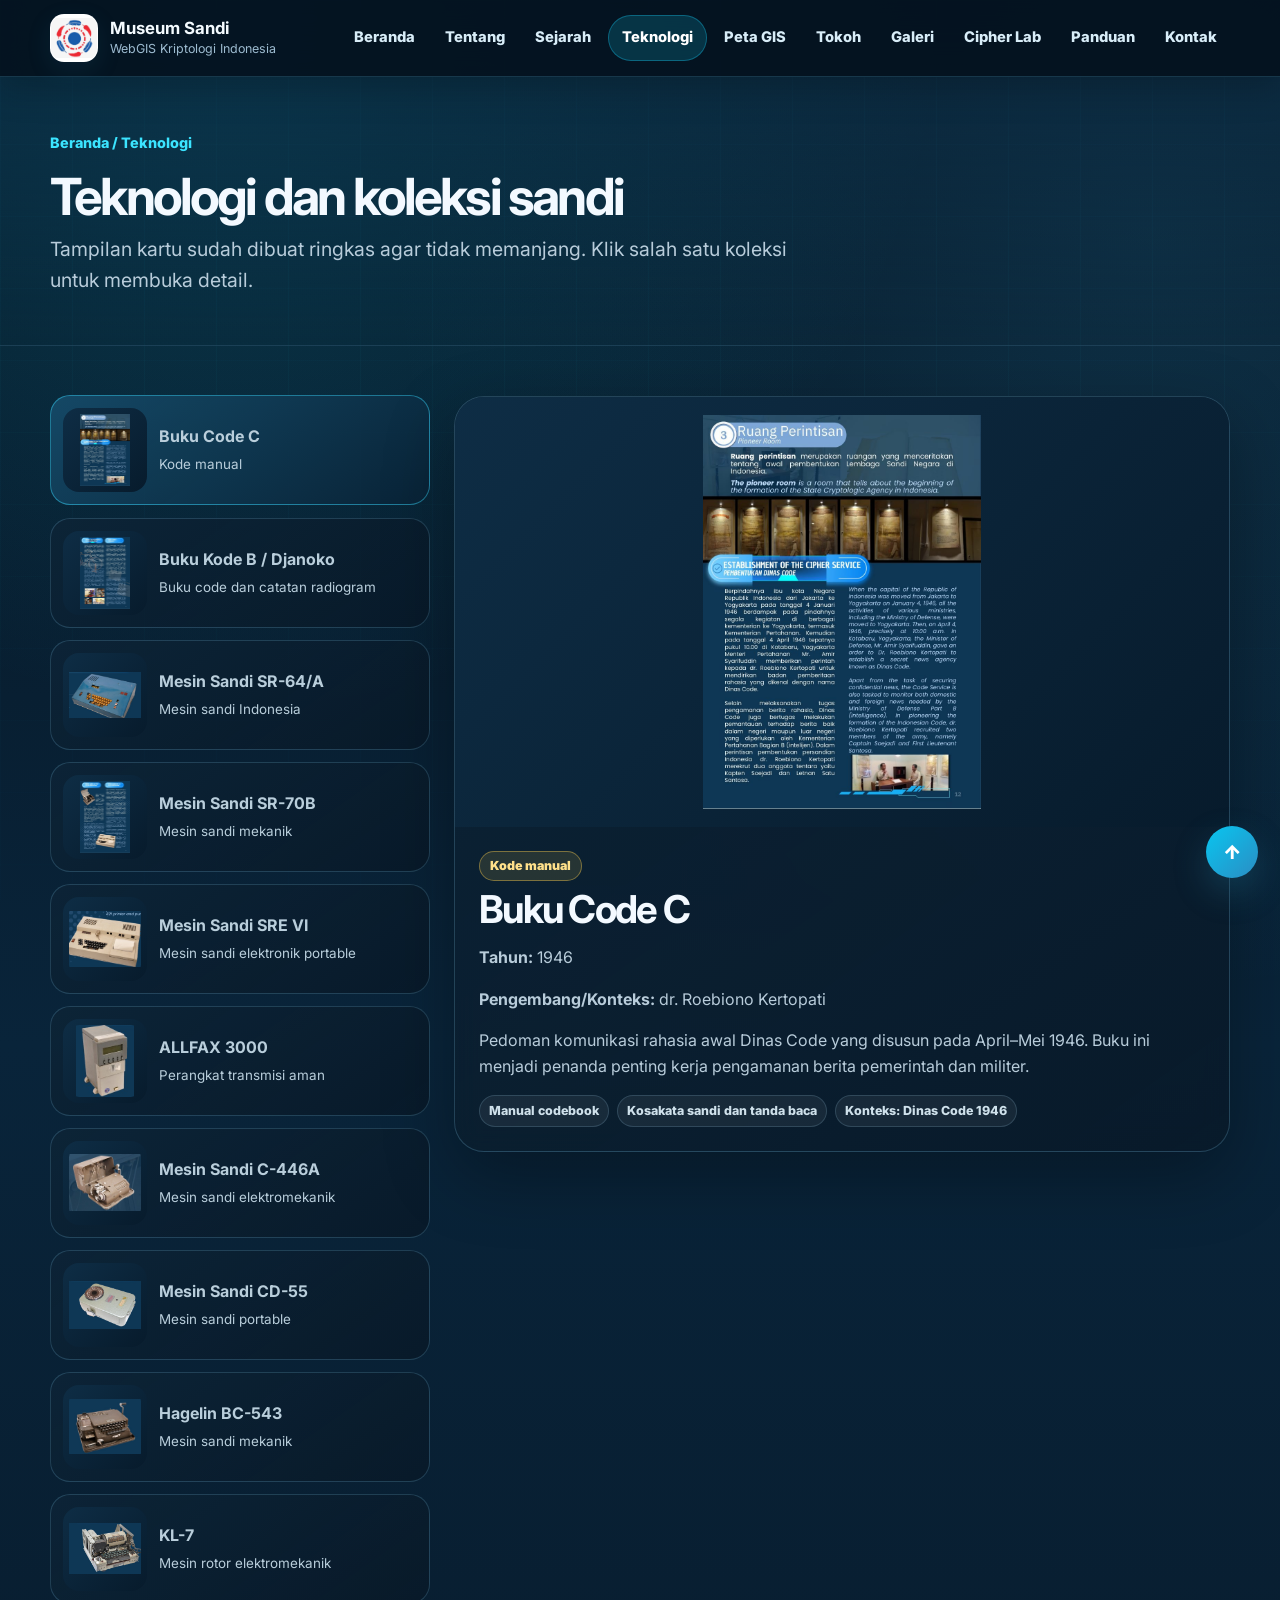
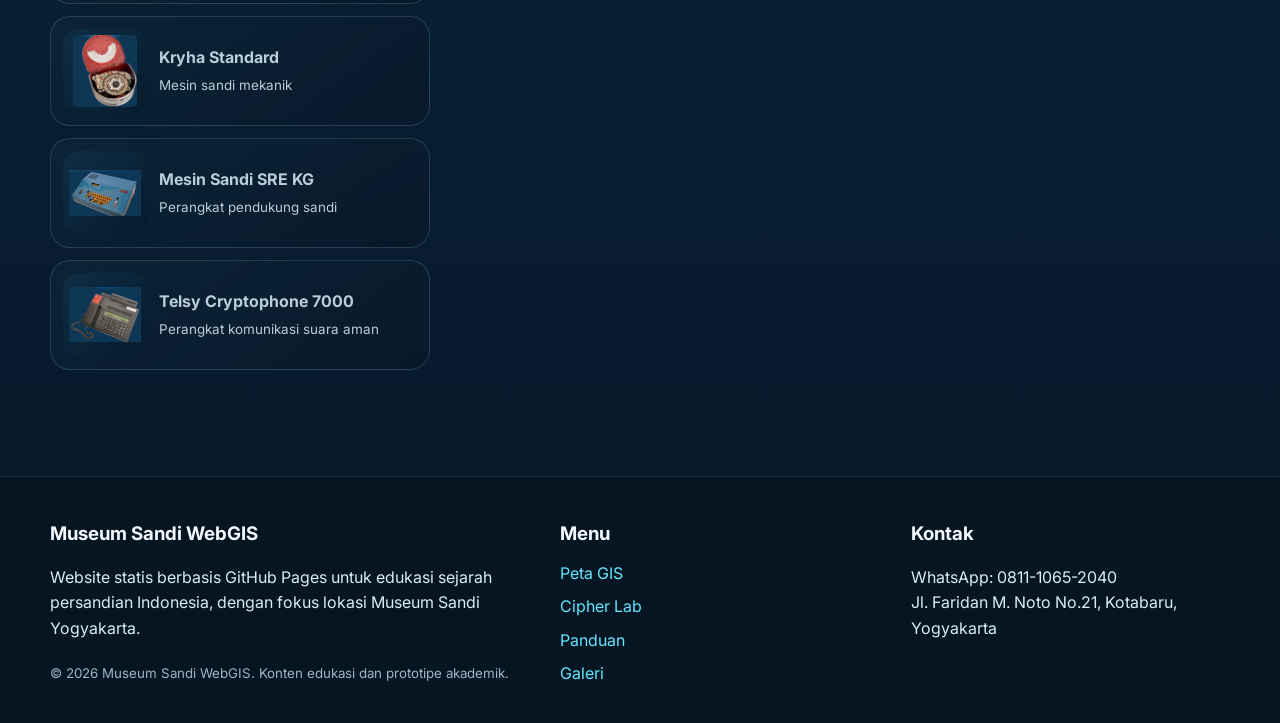
<file: technology.html>
<!doctype html>
<html lang="id">
<head>
  <meta charset="utf-8">
  <meta name="viewport" content="width=device-width, initial-scale=1">
  <title>Teknologi | Museum Sandi WebGIS</title>
  <meta name="description" content="WebGIS Museum Sandi Yogyakarta: peta sejarah persandian Indonesia, koleksi kriptologi, tokoh, galeri, virtual tour, dan Cipher Lab.">
  <link rel="preconnect" href="https://fonts.googleapis.com">
  <link rel="preconnect" href="https://fonts.gstatic.com" crossorigin>
  <link href="https://fonts.googleapis.com/css2?family=Inter:wght@400;600;700;800;900&display=swap" rel="stylesheet">
  <link rel="stylesheet" href="assets/css/style.css">
  
</head>
<body data-page="technology">
  <header class="topbar">
    <div class="container nav-wrap">
      <a class="brand" href="index.html" aria-label="Museum Sandi">
        <img src="assets/img/logo.png" alt="Logo Museum Sandi">
        <span><strong>Museum Sandi</strong><span>WebGIS Kriptologi Indonesia</span></span>
      </a>
      <button class="mobile-toggle" type="button">Menu</button>
      <nav class="nav" aria-label="Navigasi utama"><a href="index.html">Beranda</a><a href="about.html">Tentang</a><a href="history.html">Sejarah</a><a href="technology.html">Teknologi</a><a href="map.html">Peta GIS</a><a href="figures.html">Tokoh</a><a href="gallery.html">Galeri</a><a href="cipher.html">Cipher Lab</a><a href="guide.html">Panduan</a><a href="contact.html">Kontak</a></nav>
    </div>
  </header>
  <main>
<section class="page-hero"><div class="container"><div class="breadcrumbs">Beranda / Teknologi</div><h1>Teknologi dan koleksi sandi</h1><p class="lead">Tampilan kartu sudah dibuat ringkas agar tidak memanjang. Klik salah satu koleksi untuk membuka detail.</p></div></section>
<section class="section"><div class="container selector-layout"><div class="selector-list tech-grid" id="techList"></div><article class="detail-panel" id="techDetail"></article></div></section>
</main>
  <footer class="footer">
    <div class="container footer-grid">
      <div><h3>Museum Sandi WebGIS</h3><p>Website statis berbasis GitHub Pages untuk edukasi sejarah persandian Indonesia, dengan fokus lokasi Museum Sandi Yogyakarta.</p><small>© 2026 Museum Sandi WebGIS. Konten edukasi dan prototipe akademik.</small></div>
      <div><h3>Menu</h3><a href="map.html">Peta GIS</a><a href="cipher.html">Cipher Lab</a><a href="guide.html">Panduan</a><a href="gallery.html">Galeri</a></div>
      <div><h3>Kontak</h3><p>WhatsApp: 0811-1065-2040<br>Jl. Faridan M. Noto No.21, Kotabaru, Yogyakarta</p></div>
    </div>
  </footer>
  <button class="float-top" title="Kembali ke atas">↑</button>
  <script src="assets/js/data.js"></script>
  <script src="assets/js/app.js"></script>
  <script src="assets/js/selector.js"></script><script src="assets/js/technology.js"></script>
</body>
</html>
</file>
<file: assets/css/style.css>
:root{
  --bg:#f4f9fc;
  --surface:#ffffff;
  --surface-2:#eef7fb;
  --ink:#17324d;
  --muted:#6b7b8a;
  --line:#d9e8ef;
  --primary:#247ba0;
  --primary-2:#39a6c9;
  --accent:#f3c969;
  --soft:#dff3fb;
  --success:#2f9e83;
  --danger:#dd6b6b;
  --shadow:0 18px 48px rgba(23,50,77,.12);
  --radius:24px;
}
*{box-sizing:border-box}
html{scroll-behavior:smooth}
body{margin:0;font-family:Inter, ui-sans-serif, system-ui, -apple-system, BlinkMacSystemFont, "Segoe UI", sans-serif;background:linear-gradient(180deg,#f7fbff 0%,#edf7fb 52%,#f8fbfd 100%);color:var(--ink);line-height:1.6}
a{color:inherit;text-decoration:none}
img{max-width:100%;display:block}
button,input,select,textarea{font:inherit}
.container{width:min(1180px,calc(100% - 32px));margin-inline:auto}
.topbar{position:sticky;top:0;z-index:1000;background:rgba(255,255,255,.82);backdrop-filter:blur(18px);border-bottom:1px solid var(--line)}
.nav-wrap{display:flex;align-items:center;gap:22px;min-height:76px}
.brand{display:flex;align-items:center;gap:12px;min-width:210px}
.brand img{width:48px;height:48px;border-radius:14px;object-fit:contain;background:#fff;box-shadow:0 8px 24px rgba(36,123,160,.13)}
.brand strong{display:block;font-size:1.05rem;line-height:1.1}.brand span{display:block;color:var(--muted);font-size:.78rem;margin-top:2px}
.nav{margin-left:auto;display:flex;align-items:center;gap:4px;flex-wrap:wrap;justify-content:flex-end}
.nav a{padding:10px 13px;border-radius:999px;color:#31536b;font-weight:800;font-size:.92rem;transition:.2s}
.nav a:hover,.nav a.active{background:var(--soft);color:#0c5f81}
.mobile-toggle{display:none;margin-left:auto;border:0;background:#e7f5fb;color:#0c5f81;border-radius:14px;padding:10px 13px;font-weight:900}
.hero{position:relative;padding:70px 0 42px;overflow:hidden}
.hero:before{content:"";position:absolute;inset:-160px -10% auto auto;width:700px;height:700px;background:radial-gradient(circle at center,rgba(57,166,201,.24),transparent 65%);pointer-events:none}
.hero-grid{position:relative;display:grid;grid-template-columns:1.04fr .96fr;gap:34px;align-items:center}
.eyebrow{display:inline-flex;align-items:center;gap:8px;padding:8px 12px;border-radius:999px;background:#e8f7fb;color:#0a6f91;font-weight:900;font-size:.86rem;border:1px solid #ccecf5}.dot{width:8px;height:8px;border-radius:50%;background:var(--primary-2)}
h1{font-size:clamp(2.2rem,5vw,5.2rem);line-height:1.02;margin:16px 0 18px;letter-spacing:-.055em;color:#102f47}
.lead{font-size:clamp(1rem,2vw,1.22rem);color:#45687d;max-width:760px;margin:0 0 22px}.hero-actions,.actions{display:flex;gap:12px;flex-wrap:wrap;align-items:center}
.btn{display:inline-flex;align-items:center;justify-content:center;gap:8px;border:0;border-radius:999px;padding:12px 18px;font-weight:900;cursor:pointer;transition:.2s;box-shadow:none}
.btn.primary{background:linear-gradient(135deg,var(--primary),var(--primary-2));color:#fff}.btn.primary:hover{transform:translateY(-1px);box-shadow:0 12px 28px rgba(36,123,160,.22)}
.btn.ghost{background:#fff;border:1px solid var(--line);color:#24516a}.btn.ghost:hover{background:#edf8fb}
.btn.small{padding:8px 12px;font-size:.87rem}.btn.block{width:100%}
.hero-card{background:rgba(255,255,255,.76);border:1px solid var(--line);border-radius:32px;box-shadow:var(--shadow);padding:14px;position:relative;overflow:hidden}
.hero-card img{border-radius:24px;height:420px;width:100%;object-fit:cover}.hero-card .glass-note{position:absolute;left:28px;right:28px;bottom:28px;padding:16px;border-radius:20px;background:rgba(255,255,255,.82);backdrop-filter:blur(10px);border:1px solid rgba(255,255,255,.7)}
.kicker{font-size:.78rem;text-transform:uppercase;letter-spacing:.12em;color:var(--primary);font-weight:900}.glass-note strong{display:block;font-size:1.1rem}.glass-note span{color:var(--muted);font-size:.9rem}
.stats{display:grid;grid-template-columns:repeat(4,1fr);gap:14px;margin-top:26px}.stat{background:var(--surface);border:1px solid var(--line);border-radius:22px;padding:18px;box-shadow:0 12px 34px rgba(23,50,77,.07)}.stat strong{font-size:1.8rem;color:#0d6588}.stat span{display:block;color:var(--muted);font-weight:700;font-size:.9rem}
.section{padding:50px 0}.section-head{display:flex;justify-content:space-between;align-items:end;gap:20px;margin-bottom:22px}.section-title{margin:0;font-size:clamp(1.6rem,3vw,2.6rem);letter-spacing:-.035em;color:#132f45}.section-sub{margin:8px 0 0;color:var(--muted);max-width:720px}
.grid{display:grid;gap:18px}.grid.cols-2{grid-template-columns:repeat(2,1fr)}.grid.cols-3{grid-template-columns:repeat(3,1fr)}.grid.cols-4{grid-template-columns:repeat(4,1fr)}
.card{background:var(--surface);border:1px solid var(--line);border-radius:var(--radius);box-shadow:0 16px 40px rgba(23,50,77,.08);overflow:hidden}.card.pad{padding:22px}.card:hover{box-shadow:0 20px 48px rgba(23,50,77,.12)}
.card-img{height:210px;width:100%;object-fit:cover;background:#e7f4f9}.card-img.contain{object-fit:contain;padding:14px;background:linear-gradient(135deg,#edf7fb,#fff)}
.card-body{padding:18px}.badge{display:inline-flex;border:1px solid rgba(36,123,160,.25);background:#edf8fb;color:#0d6588;border-radius:999px;padding:4px 10px;font-size:.78rem;font-weight:900}.badge.gold{background:#fff7df;border-color:#edd184;color:#8a6810}.badge.green{background:#eaf8f2;border-color:#bee9d8;color:#157a64}.badge.gray{background:#f2f5f7;border-color:#d6e2e8;color:#587184}
.card h3{margin:10px 0 8px;line-height:1.18;font-size:1.18rem}.card p{margin:0;color:#5f7281}.mini-list{display:flex;gap:8px;flex-wrap:wrap;margin-top:12px}.mini-list span{font-size:.78rem;background:#f1f6f9;border:1px solid var(--line);border-radius:999px;padding:5px 9px;color:#526a79;font-weight:800}
.feature-panel{background:linear-gradient(135deg,#ffffff,#edf8fb);border:1px solid var(--line);border-radius:32px;padding:26px;box-shadow:var(--shadow)}
.video-wrap{border-radius:30px;overflow:hidden;background:#0c2030;border:1px solid #d3e8f0;box-shadow:var(--shadow)}.video-wrap video{width:100%;height:auto;display:block;background:#0c2030}.video-note{padding:16px 20px;background:#fff;color:#566d7c}
.footer{margin-top:56px;background:#102f47;color:#d9edf5;padding:42px 0 28px}.footer-grid{display:grid;grid-template-columns:1.5fr 1fr 1fr;gap:32px}.footer h3{color:#fff;margin:0 0 12px}.footer a{color:#9fe4ff;display:block;margin:8px 0}.footer small{display:block;margin-top:22px;color:#9fb5c2}
.page-hero{padding:54px 0 26px}.page-hero h1{font-size:clamp(2.1rem,4vw,4.3rem);margin-bottom:12px}.breadcrumbs{font-weight:800;color:var(--primary);font-size:.9rem}
.split{display:grid;grid-template-columns:.9fr 1.1fr;gap:24px;align-items:start}.info-list{display:grid;gap:10px}.info-row{display:flex;justify-content:space-between;gap:14px;border-bottom:1px dashed var(--line);padding:10px 0}.info-row b{color:#183a54}.info-row span{text-align:right;color:#5f7281}
.timeline{position:relative;display:grid;gap:18px}.timeline:before{content:"";position:absolute;left:24px;top:10px;bottom:10px;width:2px;background:#cfe6ef}.time-item{position:relative;margin-left:0;padding-left:64px}.time-dot{position:absolute;left:13px;top:20px;width:24px;height:24px;border-radius:50%;background:#fff;border:6px solid var(--primary-2);box-shadow:0 0 0 5px #e7f6fb}.time-card{background:#fff;border:1px solid var(--line);border-radius:22px;padding:18px;display:grid;grid-template-columns:180px 1fr;gap:18px;box-shadow:0 12px 34px rgba(23,50,77,.07)}.time-card img{height:130px;width:100%;border-radius:16px;object-fit:cover;background:#edf8fb}.year{font-size:1.6rem;font-weight:950;color:#0c698c}
.selector-layout{display:grid;grid-template-columns:380px 1fr;gap:24px;align-items:start}.selector-list{display:grid;grid-template-columns:1fr;gap:12px;max-height:none}.select-card{display:grid;grid-template-columns:84px 1fr;gap:12px;align-items:center;padding:12px;border-radius:20px;border:1px solid var(--line);background:#fff;cursor:pointer;text-align:left;color:var(--ink);transition:.2s}.select-card:hover,.select-card.active{border-color:#90d4e7;background:#eff9fc;transform:translateY(-1px)}.select-card img{width:84px;height:84px;border-radius:16px;object-fit:contain;background:#eef7fb;padding:4px}.select-card h4{margin:0 0 4px;font-size:1rem}.select-card span{color:var(--muted);font-size:.84rem}.detail-panel{position:sticky;top:100px;background:#fff;border:1px solid var(--line);border-radius:30px;box-shadow:var(--shadow);overflow:hidden}.detail-panel img{width:100%;height:430px;object-fit:contain;background:linear-gradient(135deg,#f2f9fc,#fff);padding:18px}.detail-panel .detail-body{padding:24px}.detail-panel h2{margin:8px 0 8px;font-size:clamp(1.8rem,3vw,3rem);letter-spacing:-.045em;line-height:1.05}.detail-panel p{color:#536b7b}.detail-panel ul{padding-left:20px;color:#466170}
.figure-grid .select-card img,.tech-grid .select-card img{object-fit:contain;padding:6px}.figure-detail img{object-fit:contain;object-position:center;background:#fff7e6}.figure-card-img{object-fit:contain !important;object-position:center !important;background:#fff8e8 !important;padding:12px !important}
.filters{display:flex;gap:10px;flex-wrap:wrap}.filter-btn{border:1px solid var(--line);background:#fff;border-radius:999px;padding:9px 14px;font-weight:900;color:#31536b;cursor:pointer}.filter-btn.active,.filter-btn:hover{background:var(--primary);border-color:var(--primary);color:#fff}.search-box{width:min(420px,100%);border:1px solid var(--line);border-radius:18px;background:#fff;padding:13px 16px;color:var(--ink)}
.gallery-grid{display:grid;grid-template-columns:repeat(3,1fr);gap:18px}.gallery-item{position:relative;border-radius:24px;overflow:hidden;background:#fff;border:1px solid var(--line);box-shadow:0 12px 34px rgba(23,50,77,.08);cursor:pointer}.gallery-item img{height:230px;width:100%;object-fit:cover}.gallery-item .caption{position:absolute;left:12px;right:12px;bottom:12px;padding:12px;border-radius:17px;background:rgba(255,255,255,.88);backdrop-filter:blur(10px)}.gallery-item .caption strong{display:block;line-height:1.15}.gallery-item .caption span{color:var(--primary);font-weight:900;font-size:.78rem}.gallery-item[data-cat="Tokoh"] img,.gallery-item[data-cat="Teknologi"] img{object-fit:contain;background:#fff;padding:10px}
.modal{position:fixed;inset:0;background:rgba(7,22,34,.72);z-index:3000;display:none;align-items:center;justify-content:center;padding:24px}.modal.active{display:flex}.modal-card{width:min(920px,100%);background:#fff;border-radius:28px;overflow:hidden;box-shadow:0 30px 100px rgba(0,0,0,.35)}.modal-card img{width:100%;max-height:70vh;object-fit:contain;background:#f2f7fa}.modal-body{padding:18px}.modal-close{position:absolute;top:18px;right:18px;border:0;background:#fff;border-radius:999px;width:44px;height:44px;font-weight:950;cursor:pointer}
.map-shell{display:grid;grid-template-columns:330px 1fr 330px;gap:18px;align-items:stretch}.map-panel,.map-sidebar{background:#fff;border:1px solid var(--line);border-radius:26px;padding:18px;box-shadow:0 15px 38px rgba(23,50,77,.08);max-height:78vh;overflow:auto}.map-panel h3,.map-sidebar h3{margin:0 0 12px}.map-container{min-height:78vh;border-radius:28px;overflow:hidden;border:1px solid #bddce8;box-shadow:var(--shadow);background:#dbeef6}.map-controls{display:grid;gap:12px}.map-controls label{display:block;color:#546d7d;font-weight:900;font-size:.85rem;margin-bottom:6px}.map-controls input,.map-controls select{width:100%;border:1px solid var(--line);border-radius:14px;background:#f8fbfd;padding:11px 12px}.check-row{display:flex;align-items:center;gap:10px;font-weight:800;color:#45687d}.check-row input{width:auto}.point-list{display:grid;gap:10px}.point-item{border:1px solid var(--line);border-radius:18px;padding:12px;cursor:pointer;background:#f9fcfd}.point-item:hover{background:#eef9fc;border-color:#9fd9eb}.point-item b{display:block;line-height:1.2}.point-item span{display:block;color:#647b89;font-size:.82rem;margin-top:4px}.map-marker{display:block;border-radius:50%;background:var(--m);border:3px solid #fff;box-shadow:0 0 0 3px rgba(36,123,160,.18),0 8px 18px rgba(20,60,90,.25)}.point-item.active{background:#e4f6fb;border-color:#85d3e8}
.leaflet-popup-content-wrapper{border-radius:22px;box-shadow:0 20px 60px rgba(20,60,90,.25)}.leaflet-popup-content{margin:0;width:300px!important}.popup-card{overflow:hidden}.popup-card img{height:150px;width:100%;object-fit:cover;background:#eef7fb}.popup-card .pbody{padding:14px}.popup-card h4{font-size:1.05rem;margin:8px 0 6px}.popup-card p{margin:0;color:#556d7d}.popup-card .meta{display:flex;gap:8px;flex-wrap:wrap;margin-top:10px}.popup-card .meta span{font-size:.72rem;border-radius:999px;background:#edf8fb;color:#0d6588;font-weight:900;padding:4px 8px}.legend{display:grid;gap:8px;margin-top:12px}.legend-row{display:flex;align-items:center;gap:8px;color:#557081;font-weight:800}.legend-swatch{width:12px;height:12px;border-radius:50%}
.cipher-layout{display:grid;grid-template-columns:1.05fr .95fr;gap:24px;align-items:start}.tool-card{background:#fff;border:1px solid var(--line);border-radius:28px;padding:22px;box-shadow:var(--shadow)}.tool-card textarea{width:100%;min-height:150px;border:1px solid var(--line);border-radius:18px;background:#f9fcfd;padding:14px;resize:vertical}.form-grid{display:grid;grid-template-columns:repeat(2,1fr);gap:12px}.field label{display:block;font-weight:900;color:#476577;margin-bottom:7px}.field input,.field select,.field textarea{width:100%;border:1px solid var(--line);border-radius:15px;background:#f9fcfd;padding:12px}.output{white-space:pre-wrap;word-break:break-word;min-height:130px;background:#eef8fc;border:1px dashed #a7dbe9;border-radius:18px;padding:14px;color:#143850}.mono{font-family:"Cascadia Code",Consolas,monospace}.guide-list{display:grid;gap:14px}.guide-step{display:grid;grid-template-columns:48px 1fr;gap:14px;background:#fff;border:1px solid var(--line);border-radius:22px;padding:16px}.guide-step .num{width:48px;height:48px;border-radius:16px;background:linear-gradient(135deg,var(--primary),var(--primary-2));color:#fff;display:grid;place-items:center;font-weight:950}.guide-step h3{margin:0 0 4px}.guide-step p{margin:0;color:#607584}
.notice{padding:14px 16px;border-radius:18px;border:1px solid #cfe6ef;background:#f1f9fc;color:#496a7d}.source-list{display:grid;gap:12px}.source-item{background:#fff;border:1px solid var(--line);border-radius:18px;padding:14px}.source-item b{display:block}.source-item span{color:#617988}.source-item a{color:#0c759b;font-weight:900;display:inline-block;margin-top:6px}
.float-top{position:fixed;right:22px;bottom:22px;width:52px;height:52px;border-radius:50%;border:0;background:linear-gradient(135deg,var(--primary),var(--primary-2));color:#fff;font-size:1.2rem;font-weight:950;box-shadow:0 14px 34px rgba(36,123,160,.32);cursor:pointer;z-index:999}.hidden{display:none!important}
@media(max-width:1080px){.hero-grid,.split,.selector-layout,.cipher-layout,.map-shell{grid-template-columns:1fr}.detail-panel{position:static}.map-container{min-height:72vh}.map-panel,.map-sidebar{max-height:none}.grid.cols-4{grid-template-columns:repeat(2,1fr)}.grid.cols-3,.gallery-grid{grid-template-columns:repeat(2,1fr)}}
@media(max-width:780px){.nav{display:none;position:absolute;left:16px;right:16px;top:76px;background:#fff;border:1px solid var(--line);border-radius:22px;padding:12px;box-shadow:var(--shadow);justify-content:flex-start}.nav.open{display:flex}.mobile-toggle{display:block}.brand{min-width:auto}.hero{padding-top:40px}.hero-card img{height:300px}.stats,.grid.cols-2,.grid.cols-3,.grid.cols-4,.gallery-grid,.footer-grid,.form-grid{grid-template-columns:1fr}.section-head{display:block}.time-card{grid-template-columns:1fr}.time-card img{height:170px}.selector-list{grid-template-columns:1fr}.detail-panel img{height:310px}.map-container{min-height:60vh}.page-hero{padding-top:34px}}

/* V3 Dark Blue GIS Theme */
:root{
  --bg:#071827;
  --surface:rgba(11,31,48,.88);
  --surface-2:rgba(18,54,78,.82);
  --ink:#edf7ff;
  --muted:#b8ccda;
  --line:rgba(148,194,219,.25);
  --primary:#15c7ed;
  --primary-2:#36a7d8;
  --accent:#f6c84c;
  --soft:rgba(24,105,145,.32);
  --shadow:0 24px 70px rgba(0,0,0,.30);
}
body{background:
  radial-gradient(circle at 18% 0%,rgba(21,199,237,.22),transparent 28%),
  radial-gradient(circle at 90% 10%,rgba(54,167,216,.16),transparent 32%),
  linear-gradient(180deg,#061522 0%,#09243a 45%,#071827 100%);
  color:var(--ink);
}
body:before{content:"";position:fixed;inset:0;pointer-events:none;z-index:-1;background-image:linear-gradient(90deg,rgba(46,188,225,.06) 1px,transparent 1px),linear-gradient(rgba(46,188,225,.04) 1px,transparent 1px);background-size:72px 72px;mask-image:linear-gradient(to bottom,rgba(0,0,0,.9),rgba(0,0,0,.2));}
.topbar{background:rgba(5,18,31,.92);border-bottom:1px solid rgba(92,183,221,.22);box-shadow:0 10px 36px rgba(0,0,0,.22)}
.brand strong,.brand span:first-child strong{color:#f4fbff}.brand span span,.brand>span>span{color:#9dbbd0}.brand img{background:#ffffff;border:1px solid rgba(255,255,255,.25)}
.nav a{color:#d8edf8}.nav a:hover,.nav a.active{background:rgba(21,199,237,.18);color:#fff;border:1px solid rgba(21,199,237,.35)}
.mobile-toggle{background:rgba(21,199,237,.15);color:#f5fcff;border:1px solid rgba(21,199,237,.3)}
h1,.section-title,.page-hero h1,.card h3,.time-card h3,.detail-panel h2,.map-panel h3,.map-sidebar h3,.tool-card h3,.guide-step h3,.footer h3{color:#f3f9ff}.lead,.section-sub,.card p,.detail-panel p,.detail-panel ul,.source-item span,.info-row span,.guide-step p,.video-note,.notice{color:var(--muted)}
.page-hero{background:linear-gradient(180deg,rgba(12,46,71,.55),rgba(7,24,39,.06));border-bottom:1px solid rgba(148,194,219,.12)}
.breadcrumbs,.eyebrow,.kicker{color:#3be4ff}.eyebrow{background:rgba(15,74,105,.42);border-color:rgba(69,215,246,.28)}
.card,.stat,.source-item,.tool-card,.guide-step,.time-card,.detail-panel,.map-panel,.map-sidebar,.feature-panel,.hero-card,.video-wrap{background:linear-gradient(145deg,rgba(13,36,55,.92),rgba(8,25,40,.86));border:1px solid rgba(120,190,225,.24);box-shadow:var(--shadow);backdrop-filter:blur(12px)}
.hero-card img{filter:saturate(1.03) contrast(1.04)}.hero-card .glass-note{background:rgba(6,22,36,.72);border-color:rgba(115,200,235,.28)}.glass-note span{color:#bfd3df}.glass-note strong{color:#fff}
.stat strong,.year{color:#4fe6ff}.badge{background:rgba(21,199,237,.12);border-color:rgba(21,199,237,.34);color:#57e4ff}.badge.gold{background:rgba(246,200,76,.12);border-color:rgba(246,200,76,.42);color:#ffe08a}.badge.green{background:rgba(47,158,131,.14);border-color:rgba(47,158,131,.42);color:#8ff0cf}.badge.gray{background:rgba(157,179,194,.12);border-color:rgba(157,179,194,.32);color:#c9d9e6}
.btn.ghost,.filter-btn{background:rgba(255,255,255,.05);border-color:rgba(148,194,219,.24);color:#e8f7ff}.btn.ghost:hover,.filter-btn:hover,.filter-btn.active{background:rgba(21,199,237,.16);border-color:rgba(21,199,237,.42);color:#fff}.btn.primary{background:linear-gradient(135deg,#08c6f0,#2c8fc4)}
.card-img,.card-img.contain,.time-card img,.select-card img,.detail-panel img,.gallery-item img{background:linear-gradient(135deg,#0e2d45,#071b2c)}
.info-row{border-bottom-color:rgba(148,194,219,.18)}.info-row b{color:#f0f8ff}.mini-list span{background:rgba(255,255,255,.06);border-color:rgba(148,194,219,.2);color:#cfe1eb}
.select-card,.gallery-item{background:linear-gradient(145deg,rgba(13,36,55,.92),rgba(8,25,40,.86));border-color:rgba(120,190,225,.22);color:#f1f8ff}.select-card:hover,.select-card.active{background:linear-gradient(145deg,rgba(22,75,105,.92),rgba(9,35,55,.88));border-color:rgba(57,218,255,.45)}.select-card span{color:#b9cedb}
.figure-detail img,.figure-card-img{background:#102538 !important}.gallery-item .caption{background:rgba(5,21,34,.78);border:1px solid rgba(120,190,225,.25);color:#fff}.gallery-item .caption span{color:#50e6ff}
.search-box,.field input,.field select,.field textarea,.tool-card textarea,.map-controls input,.map-controls select{background:rgba(255,255,255,.06);border-color:rgba(148,194,219,.22);color:#f6fbff}.search-box::placeholder,.map-controls input::placeholder,textarea::placeholder,input::placeholder{color:#91aabc}.field label,.map-controls label,.check-row{color:#cfe0eb}.output{background:rgba(15,59,85,.62);border-color:rgba(74,201,236,.28);color:#f3fbff}.notice{background:rgba(14,50,74,.55);border-color:rgba(120,190,225,.24)}
.footer{background:#061522;border-top:1px solid rgba(148,194,219,.15)}.footer a{color:#64e6ff}.float-top{background:linear-gradient(135deg,#08c6f0,#2b8dc3)}
/* Dark GIS map */
.map-shell{grid-template-columns:350px minmax(360px,1fr) 350px}.map-panel,.map-sidebar{max-height:80vh;scrollbar-color:#3ebde2 rgba(255,255,255,.08)}.map-container{min-height:80vh;background:#0a1f32;border-color:rgba(105,205,241,.28);box-shadow:0 26px 80px rgba(0,0,0,.36)}
.point-item{background:rgba(255,255,255,.055);border-color:rgba(128,188,220,.22);color:#f4fbff;text-align:left}.point-item:hover,.point-item.active{background:rgba(21,199,237,.14);border-color:rgba(21,199,237,.48)}.point-item span{color:#acc5d2}.point-item.is-route{border-left:4px solid #2bd4ff}.point-item.is-point{border-left:4px solid rgba(255,255,255,.32)}
.map-marker{display:block;position:relative;background:var(--m);border:3px solid #fff;box-shadow:0 0 0 4px color-mix(in srgb,var(--m) 24%,transparent),0 10px 24px rgba(0,0,0,.38)}.point-marker{border-radius:50%}.route-marker{border-radius:8px;transform:rotate(45deg);animation:pulseRoute 2.2s infinite}.route-marker i{position:absolute;inset:4px;border-radius:5px;background:rgba(255,255,255,.36)}@keyframes pulseRoute{0%,100%{box-shadow:0 0 0 4px color-mix(in srgb,var(--m) 24%,transparent),0 10px 24px rgba(0,0,0,.38)}50%{box-shadow:0 0 0 9px color-mix(in srgb,var(--m) 16%,transparent),0 10px 24px rgba(0,0,0,.38)}}
.legend{gap:12px}.legend-block{display:grid;gap:7px;padding:10px;border:1px solid rgba(148,194,219,.18);border-radius:16px;background:rgba(255,255,255,.04)}.legend-block b{color:#fff}.legend-row{color:#c8dce7}.legend-swatch{width:13px;height:13px}.legend-shape{width:15px;height:15px;display:inline-block;background:#34cff3;border:2px solid #fff}.route-sample{border-radius:4px;transform:rotate(45deg);margin-right:2px}.point-sample{border-radius:50%;background:#a9bac7}.legend-line{width:26px;height:0;border-top:4px dashed var(--line);display:inline-block;border-radius:20px}
.route-cards{display:grid;gap:9px}.route-card{position:relative;text-align:left;border:1px solid rgba(148,194,219,.18);border-radius:18px;background:rgba(255,255,255,.05);color:#edf9ff;padding:12px 12px 12px 42px;cursor:pointer}.route-card:hover,.route-card.active{background:rgba(21,199,237,.14);border-color:rgba(21,199,237,.42)}.route-card b{display:block;line-height:1.16}.route-card small{display:block;color:#a8c6d7;margin-top:3px}.route-card em{display:block;font-style:normal;color:#f6c84c;font-size:.76rem;margin-top:4px}.route-color{position:absolute;left:14px;top:16px;width:16px;height:16px;border-radius:5px;background:var(--line);box-shadow:0 0 0 4px color-mix(in srgb,var(--line) 22%,transparent);transform:rotate(45deg)}
.leaflet-popup-content-wrapper{background:#071827;color:#eaf8ff;border:1px solid rgba(85,197,236,.35)}.leaflet-popup-tip{background:#071827}.leaflet-popup-content{width:330px!important}.popup-dark img{height:165px;object-fit:cover}.popup-dark .pbody{background:linear-gradient(145deg,#0a2235,#071827)}.popup-dark h4{color:#fff}.popup-dark p{color:#c0d5e0}.popup-card .meta span{background:rgba(43,212,255,.11);color:#bff4ff}.popup-src,.popup-route{font-size:.78rem;margin-top:10px!important}.popup-actions{display:flex;justify-content:space-between;gap:8px;align-items:center;margin-top:12px;border-top:1px solid rgba(148,194,219,.18);padding-top:10px}.popup-actions a{font-weight:900;color:#55e9ff}.popup-actions span{font-size:.72rem;color:#9db9c9}.route-popup{max-width:260px}.route-popup b{color:#fff}.route-popup p{color:#c9dae4;margin:8px 0}.route-popup span{color:#f6c84c;font-weight:900}
.leaflet-control-layers,.leaflet-bar a{background:#0a2235!important;color:#ecf8ff!important;border-color:rgba(148,194,219,.24)!important}.leaflet-control-layers-expanded{background:#0a2235!important;color:#ecf8ff!important;border:1px solid rgba(148,194,219,.24)!important}.marker-cluster-small,.marker-cluster-medium,.marker-cluster-large{background-color:rgba(21,199,237,.22)!important}.marker-cluster-small div,.marker-cluster-medium div,.marker-cluster-large div{background-color:#f6c84c!important;color:#061522!important;font-weight:900!important}
@media(max-width:1080px){.map-shell{grid-template-columns:1fr}.map-panel,.map-sidebar{max-height:none}.map-container{min-height:72vh}}
@media(max-width:780px){.nav{background:#071827;border-color:rgba(148,194,219,.22)}.map-container{min-height:62vh}.leaflet-popup-content{width:290px!important}}

/* V4 refinements: darker blue, readable controls, screenshot-style hero, larger GIS map, interactive timeline, game-like cipher, guide cards */
:root{
  --bg:#061827;
  --bg-deep:#03101d;
  --panel-blue:rgba(10,38,64,.78);
  --panel-blue-2:rgba(18,63,104,.82);
  --cyan:#00d4ff;
  --cyan-soft:rgba(0,212,255,.14);
  --gold:#f5b942;
}
select option{background:#f7fbff!important;color:#09243a!important;}
select:focus option:checked{background:#6b6b6b!important;color:#ffffff!important;}
.hero.home-hero{position:relative;min-height:calc(100vh - 76px);display:grid;align-items:center;padding:0;overflow:hidden;background:#061827;}
.hero-slider{position:absolute;inset:0;z-index:0;}
.hero-slide{position:absolute;inset:0;opacity:0;transition:opacity 1.25s ease;}
.hero-slide.active{opacity:1;}
.hero-slide img{width:100%;height:100%;object-fit:cover;filter:saturate(1.05) contrast(1.08) brightness(.74);}
.home-hero:before{content:"";position:absolute;inset:0;z-index:1;background:linear-gradient(90deg,rgba(2,11,22,.94) 0%,rgba(4,21,37,.68) 48%,rgba(3,14,26,.90) 100%);}
.home-hero:after{content:"";position:absolute;inset:auto -12% -24% -12%;height:380px;z-index:1;background:radial-gradient(circle at 50% 25%,rgba(0,212,255,.22),transparent 62%);}
.hero-content{position:relative;z-index:2;padding:118px 0 84px;}
.hero-grid-screenshot{display:grid;grid-template-columns:1.15fr .85fr;gap:38px;align-items:end;}
.hero-copy .eyebrow{background:transparent;border:0;padding:0;text-transform:uppercase;letter-spacing:.25em;color:#27ddff;font-weight:900;}
.hero-copy .eyebrow:before,.hero-copy .eyebrow:after{content:"";width:34px;height:2px;background:#27ddff;border-radius:999px;}
.hero-copy h1{font-size:clamp(4rem,8vw,7.7rem);line-height:.95;letter-spacing:-.06em;color:#f3f9ff;text-shadow:0 18px 46px rgba(0,0,0,.45);margin:18px 0 22px;}
.hero-copy p{font-size:1.18rem;color:#cfe0ec;max-width:680px;}
.hero-panel{align-self:center;background:linear-gradient(145deg,rgba(8,41,71,.78),rgba(7,29,51,.72));border:1px solid rgba(104,192,232,.30);border-radius:28px;padding:30px;box-shadow:0 24px 70px rgba(0,0,0,.38);backdrop-filter:blur(16px);}
.hero-panel h3{font-size:1.55rem;margin:16px 0 12px;color:#fff}.hero-panel p{font-size:1.08rem;color:#c7d9e6;}
.hero-actions .btn{min-height:48px}.btn.primary{color:#041827}.btn.ghost{background:rgba(255,255,255,.08);color:#fff;border-color:rgba(255,255,255,.2)}
.stats{position:relative;z-index:5;margin-top:-42px}.stats .stat{background:linear-gradient(180deg,rgba(18,63,104,.94),rgba(9,37,64,.94));border-color:rgba(104,192,232,.25)}.stats .stat strong{color:#fff;font-size:2.8rem}.stats .stat span{color:#c8deea}
.video-wrap video{width:100%;border-radius:26px;display:block;background:#000;max-height:78vh;object-fit:cover}.video-note{padding:14px 18px;color:#cdddea}.video-note b{color:#ffe08a}
.page-hero.history-hero{position:relative;overflow:hidden;background:linear-gradient(90deg,rgba(4,16,31,.96),rgba(6,34,55,.72)),url('../img/gallery/image-267.jpg') center/cover no-repeat;border-bottom:1px solid rgba(120,190,225,.18);}
.page-hero.history-hero:after{content:"";position:absolute;inset:0;background-image:linear-gradient(90deg,rgba(46,188,225,.08) 1px,transparent 1px),linear-gradient(rgba(46,188,225,.06) 1px,transparent 1px);background-size:72px 72px;pointer-events:none;}.history-hero .container{position:relative;z-index:1}.history-hero h1{text-shadow:0 16px 42px rgba(0,0,0,.48)}
.timeline{position:relative}.time-card{cursor:pointer;transition:.25s;position:relative;overflow:hidden}.time-card:hover{transform:translateY(-3px);border-color:rgba(0,212,255,.48);box-shadow:0 26px 76px rgba(0,0,0,.38)}.time-card:after{content:"Klik untuk detail";position:absolute;right:18px;top:18px;border:1px solid rgba(0,212,255,.28);background:rgba(0,212,255,.12);padding:6px 10px;border-radius:999px;color:#bff5ff;font-size:.78rem;font-weight:900}.time-card .detail-extra{display:none;margin-top:14px;padding-top:14px;border-top:1px solid rgba(148,194,219,.18);color:#cfe0ec}.time-card.open .detail-extra{display:block}.time-card.open:after{content:"Detail terbuka";background:rgba(245,185,66,.12);border-color:rgba(245,185,66,.35);color:#ffe08a}.time-card .timeline-actions{display:flex;gap:10px;margin-top:14px;flex-wrap:wrap}.time-card .timeline-actions a{border:1px solid rgba(0,212,255,.32);background:rgba(0,212,255,.10);color:#dff8ff;border-radius:999px;padding:8px 12px;font-weight:900;font-size:.84rem}
.map-section{padding:28px 0 50px}.map-wide{width:min(1560px,calc(100% - 24px))!important}.map-shell{display:grid!important;grid-template-columns:minmax(260px,315px) minmax(560px,1.6fr) minmax(280px,330px)!important;gap:18px!important;align-items:stretch}.map-panel,.map-sidebar{max-height:calc(100vh - 132px)!important;position:sticky;top:94px;align-self:start}.map-container{min-height:calc(100vh - 132px)!important;height:calc(100vh - 132px);border-radius:28px}.map-controls select,.map-controls input{font-weight:600}.map-controls label{font-size:.86rem}.legend-block{padding:12px}.point-list{max-height:calc(100vh - 250px);overflow:auto;padding-right:5px}
.cipher-game-layout{display:grid;grid-template-columns:minmax(560px,1.1fr) minmax(320px,.75fr);gap:26px;align-items:start}.cipher-console{position:relative;overflow:hidden;background:radial-gradient(circle at 16% 4%,rgba(0,212,255,.22),transparent 26%),linear-gradient(145deg,rgba(10,38,64,.96),rgba(4,16,31,.94));}.cipher-console:after{content:"";position:absolute;right:-70px;bottom:-70px;width:220px;height:220px;border:1px dashed rgba(0,212,255,.22);border-radius:50%;box-shadow:0 0 0 28px rgba(0,212,255,.03),0 0 0 56px rgba(0,212,255,.02)}.console-top{position:relative;z-index:1;display:flex;align-items:center;gap:8px;margin-bottom:16px}.console-top span{width:13px;height:13px;border-radius:50%;background:#ff6b6b}.console-top span:nth-child(2){background:#f5b942}.console-top span:nth-child(3){background:#44d68f}.console-top b{margin-left:auto;color:#9eefff;text-transform:uppercase;letter-spacing:.14em;font-size:.78rem}.mission-board{display:grid;grid-template-columns:repeat(3,1fr);gap:12px;margin-bottom:14px}.mission-board div{border:1px solid rgba(0,212,255,.22);background:rgba(0,212,255,.08);border-radius:18px;padding:14px}.mission-board small{display:block;color:#9dbbd0;font-weight:800}.mission-board strong{font-size:1.6rem;color:#fff}.challenge-strip{display:grid;grid-template-columns:repeat(3,1fr);gap:10px;margin:12px 0 16px}.challenge-strip button{border:1px solid rgba(148,194,219,.22);background:rgba(255,255,255,.06);border-radius:16px;color:#eaf8ff;padding:12px;text-align:left;cursor:pointer}.challenge-strip button:hover,.challenge-strip button.active{border-color:rgba(0,212,255,.5);background:rgba(0,212,255,.12)}.challenge-strip b{display:block}.challenge-strip small{color:#a8c5d7}.rotor-row{display:flex;gap:8px;margin:14px 0}.rotor-row span{display:grid;place-items:center;width:42px;height:42px;border-radius:12px;background:linear-gradient(180deg,rgba(0,212,255,.18),rgba(255,255,255,.05));border:1px solid rgba(0,212,255,.25);color:#dffbff;font-weight:900;box-shadow:inset 0 -8px 20px rgba(0,0,0,.14)}.cipher-output{min-height:170px;font-size:1rem}.cipher-radar{position:relative;overflow:hidden}.cipher-radar:before{content:"";position:absolute;right:24px;top:24px;width:120px;height:120px;border-radius:50%;background:repeating-radial-gradient(circle,rgba(0,212,255,.12) 0 2px,transparent 2px 18px)}.radar-dot{position:absolute;right:78px;top:78px;width:10px;height:10px;border-radius:50%;background:#f5b942;box-shadow:0 0 20px #f5b942}.guide-step .num{box-shadow:0 0 0 6px rgba(0,212,255,.08)}
.guide-hero-cards{padding-top:36px}.guide-map{display:grid;grid-template-columns:repeat(4,1fr);gap:14px;margin-bottom:24px}.guide-node{position:relative;border:1px solid rgba(0,212,255,.24);background:linear-gradient(145deg,rgba(12,46,71,.86),rgba(7,24,39,.8));border-radius:24px;padding:20px;color:#fff;font-size:2.2rem;font-weight:900;box-shadow:0 20px 50px rgba(0,0,0,.24)}.guide-node span{display:block;font-size:1rem;color:#b7d4e4;margin-top:8px}.guide-node:after{content:"";position:absolute;right:-17px;top:50%;width:20px;height:2px;background:#00d4ff}.guide-node:last-child:after{display:none}.guide-node.active{background:linear-gradient(145deg,rgba(0,145,180,.52),rgba(12,46,71,.86));border-color:rgba(0,212,255,.5)}.guide-detail-grid{display:grid;grid-template-columns:1fr .85fr;gap:24px}.flow-mini{display:flex;gap:8px;flex-wrap:wrap;align-items:center;margin-top:18px}.flow-mini span{padding:8px 10px;border-radius:999px;background:rgba(255,255,255,.07);border:1px solid rgba(148,194,219,.2);font-weight:900;color:#e9f7ff}
@media(max-width:1180px){.map-shell,.cipher-game-layout,.guide-detail-grid{grid-template-columns:1fr!important}.map-panel,.map-sidebar{position:static;max-height:none!important}.map-container{height:72vh;min-height:72vh!important}.guide-map{grid-template-columns:repeat(2,1fr)}.hero-grid-screenshot{grid-template-columns:1fr}.hero-panel{max-width:680px}.stats{margin-top:20px}}
@media(max-width:780px){.hero-copy h1{font-size:clamp(3.4rem,16vw,5rem)}.hero-content{padding:84px 0 62px}.challenge-strip,.mission-board,.guide-map{grid-template-columns:1fr}.map-wide{width:min(100% - 20px,100%)!important}.map-container{height:66vh;min-height:66vh!important}.time-card:after{position:static;display:inline-block;margin:10px 0 0}.hero-copy .eyebrow:before,.hero-copy .eyebrow:after{width:22px}}
.home-stats-wrap{position:relative;z-index:8;margin-top:-74px;padding:0 0 28px}.home-stats-wrap .container{position:relative;z-index:8}
@media(max-width:1180px){.home-stats-wrap{margin-top:20px}}

/* V5 final user revision: unified dark transparent overlay, no center divider, building-photo backgrounds only */
.home-hero{background:#051521!important;}
.home-hero:before{
  content:""!important;
  position:absolute!important;
  inset:0!important;
  z-index:1!important;
  background:
    radial-gradient(circle at 78% 18%, rgba(44,174,217,.16), transparent 38%),
    radial-gradient(circle at 14% 82%, rgba(0,212,255,.12), transparent 42%),
    linear-gradient(90deg, rgba(2,10,20,.84) 0%, rgba(3,17,30,.76) 46%, rgba(2,10,20,.84) 100%)!important;
  pointer-events:none!important;
}
.home-hero:after{
  content:""!important;
  position:absolute!important;
  inset:0!important;
  z-index:1!important;
  background:
    linear-gradient(rgba(55,189,231,.045) 1px, transparent 1px),
    linear-gradient(90deg, rgba(55,189,231,.045) 1px, transparent 1px)!important;
  background-size:86px 86px!important;
  pointer-events:none!important;
}
.hero-slide img{
  filter:saturate(1.05) contrast(1.05) brightness(.82)!important;
  object-position:center center!important;
}
.hero-slide{background:#051521!important;}
.hero-content,.home-stats-wrap{position:relative;z-index:2;}
.hero-panel{background:linear-gradient(145deg,rgba(7,30,50,.82),rgba(5,21,34,.78))!important;}
.page-hero.history-hero{
  background:
    linear-gradient(90deg,rgba(2,12,24,.88),rgba(6,32,54,.78)),
    url('../img/hero/hero1.jpg') center/cover no-repeat!important;
}
.page-hero.history-hero:after{
  background-image:
    linear-gradient(90deg,rgba(46,188,225,.055) 1px,transparent 1px),
    linear-gradient(rgba(46,188,225,.045) 1px,transparent 1px)!important;
  background-size:72px 72px!important;
}

/* V6 revision: blue transparent layer covers the entire hero area uniformly */
.hero.home-hero{
  isolation:isolate!important;
  background:#041323!important;
}
.hero-slider{z-index:0!important;}
.hero-slide img{
  filter:saturate(1.02) contrast(1.04) brightness(.64)!important;
  object-position:center center!important;
}
.home-hero:before{
  content:""!important;
  position:absolute!important;
  inset:0!important;
  z-index:1!important;
  background:
    linear-gradient(180deg, rgba(4,18,34,.78) 0%, rgba(3,18,33,.74) 45%, rgba(2,14,26,.84) 100%),
    rgba(3,20,38,.72)!important;
  backdrop-filter:none!important;
  pointer-events:none!important;
}
.home-hero:after{
  content:""!important;
  position:absolute!important;
  inset:0!important;
  z-index:1!important;
  background:
    radial-gradient(circle at 76% 22%, rgba(0,212,255,.13), transparent 38%),
    radial-gradient(circle at 12% 78%, rgba(0,112,180,.18), transparent 42%),
    linear-gradient(rgba(65,190,232,.045) 1px, transparent 1px),
    linear-gradient(90deg, rgba(65,190,232,.045) 1px, transparent 1px)!important;
  background-size:auto, auto, 86px 86px, 86px 86px!important;
  pointer-events:none!important;
}
.hero-content,.home-stats-wrap{position:relative!important;z-index:2!important;}
.hero-panel{
  background:linear-gradient(145deg, rgba(7,30,50,.86), rgba(5,21,34,.82))!important;
  border-color:rgba(104,192,232,.32)!important;
}

/* Apply the same visual rule to the history header: uniform dark transparent overlay, no center split */
.page-hero.history-hero{
  background:
    linear-gradient(180deg, rgba(3,18,33,.82), rgba(3,18,33,.78)),
    url('../img/hero/hero1.jpg') center/cover no-repeat!important;
}

/* V7: force the home hero blue overlay to cover the entire slide area, not only one side */
.hero.home-hero::before,
.hero.home-hero::after{
  inset:0 !important;
  top:0 !important;
  right:0 !important;
  bottom:0 !important;
  left:0 !important;
  width:100% !important;
  height:100% !important;
  min-width:100% !important;
  min-height:100% !important;
}
.hero.home-hero::before{
  background:
    linear-gradient(180deg, rgba(4,18,34,.64), rgba(2,14,26,.72)),
    rgba(3,18,33,.58) !important;
}

.hero.home-hero::after{
  background:
    radial-gradient(circle at 76% 22%, rgba(0,212,255,.13), transparent 38%),
    radial-gradient(circle at 12% 78%, rgba(0,112,180,.18), transparent 42%),
    linear-gradient(rgba(65,190,232,.045) 1px, transparent 1px),
    linear-gradient(90deg, rgba(65,190,232,.045) 1px, transparent 1px) !important;
  background-size:auto, auto, 86px 86px, 86px 86px !important;
}
.hero-slide,
.hero-slide img{
  width:100% !important;
  height:100% !important;
}
/* =========================
   CTA Kunjungi Museum Sandi
   ========================= */

.visit-cta{
  padding-top: 48px;
  padding-bottom: 72px;
}

.visit-box{
  position: relative;
  padding: 44px;
  border-radius: 32px;
  background:
    linear-gradient(135deg, rgba(3,18,33,.94), rgba(5,42,66,.82)),
    rgba(3,18,33,.88);
  border: 1px solid rgba(56,189,248,.26);
  box-shadow: 0 28px 90px rgba(0,0,0,.32);
  overflow: hidden;
}

.visit-box::before{
  content: "";
  position: absolute;
  inset: 0;
  background:
    radial-gradient(circle at 12% 18%, rgba(34,211,238,.18), transparent 32%),
    radial-gradient(circle at 86% 82%, rgba(14,165,233,.14), transparent 36%),
    linear-gradient(180deg, rgba(255,255,255,.04), transparent 45%);
  pointer-events: none;
}

.visit-box::after{
  content: "";
  position: absolute;
  inset: 0;
  background-image:
    linear-gradient(rgba(255,255,255,.035) 1px, transparent 1px),
    linear-gradient(90deg, rgba(255,255,255,.035) 1px, transparent 1px);
  background-size: 80px 80px;
  opacity: .28;
  pointer-events: none;
}

.visit-box > *{
  position: relative;
  z-index: 1;
}

.visit-box .eyebrow{
  display: inline-flex;
  align-items: center;
  width: fit-content;
  padding: 8px 14px;
  border-radius: 999px;
  color: #fde68a;
  font-size: 13px;
  font-weight: 800;
  letter-spacing: .08em;
  text-transform: uppercase;
  background: rgba(250,204,21,.08);
  border: 1px solid rgba(250,204,21,.35);
}

.visit-box h2{
  margin: 16px 0 16px;
  font-size: clamp(34px, 5vw, 64px);
  line-height: 1.04;
  color: #f8fbff;
}

.visit-box p{
  max-width: 920px;
  margin: 0;
  color: #cfe1ee;
  font-size: 18px;
  line-height: 1.85;
}

.visit-address{
  margin-top: 28px;
  padding: 22px 24px;
  border-radius: 22px;
  background: rgba(255,255,255,.06);
  border: 1px solid rgba(255,255,255,.13);
}

.visit-address strong{
  display: block;
  margin-bottom: 8px;
  color: #38d9ff;
  font-size: 16px;
}

.visit-address span{
  display: block;
  color: #dceaf4;
  line-height: 1.75;
}

.visit-info-grid{
  display: grid;
  grid-template-columns: repeat(2, minmax(0, 1fr));
  gap: 18px;
  margin-top: 18px;
}

.visit-info-grid div{
  padding: 20px;
  border-radius: 20px;
  background: rgba(255,255,255,.045);
  border: 1px solid rgba(255,255,255,.10);
}

.visit-info-grid strong{
  display: block;
  margin-bottom: 10px;
  color: #f8fbff;
  font-size: 16px;
}

.visit-info-grid span{
  display: block;
  color: #cfe1ee;
  line-height: 1.7;
}

.visit-actions{
  display: flex;
  gap: 14px;
  flex-wrap: wrap;
  margin-top: 28px;
}

/* Jika class .btn sudah ada, bagian ini hanya memperkuat tampilannya */
.visit-actions .btn{
  display: inline-flex;
  align-items: center;
  justify-content: center;
  min-height: 48px;
  padding: 0 22px;
  border-radius: 999px;
  font-weight: 800;
  text-decoration: none;
}

.visit-actions .btn.primary{
  color: #00111f;
  background: linear-gradient(135deg, #22d3ee, #38bdf8);
  border: 1px solid rgba(56,189,248,.8);
}

.visit-actions .btn.ghost{
  color: #f8fbff;
  background: rgba(255,255,255,.08);
  border: 1px solid rgba(255,255,255,.18);
}

.visit-actions .btn:hover{
  transform: translateY(-2px);
  filter: brightness(1.08);
}

@media (max-width: 768px){
  .visit-box{
    padding: 28px;
    border-radius: 24px;
  }

  .visit-info-grid{
    grid-template-columns: 1fr;
  }

  .visit-box p{
    font-size: 16px;
  }
}
</file>
